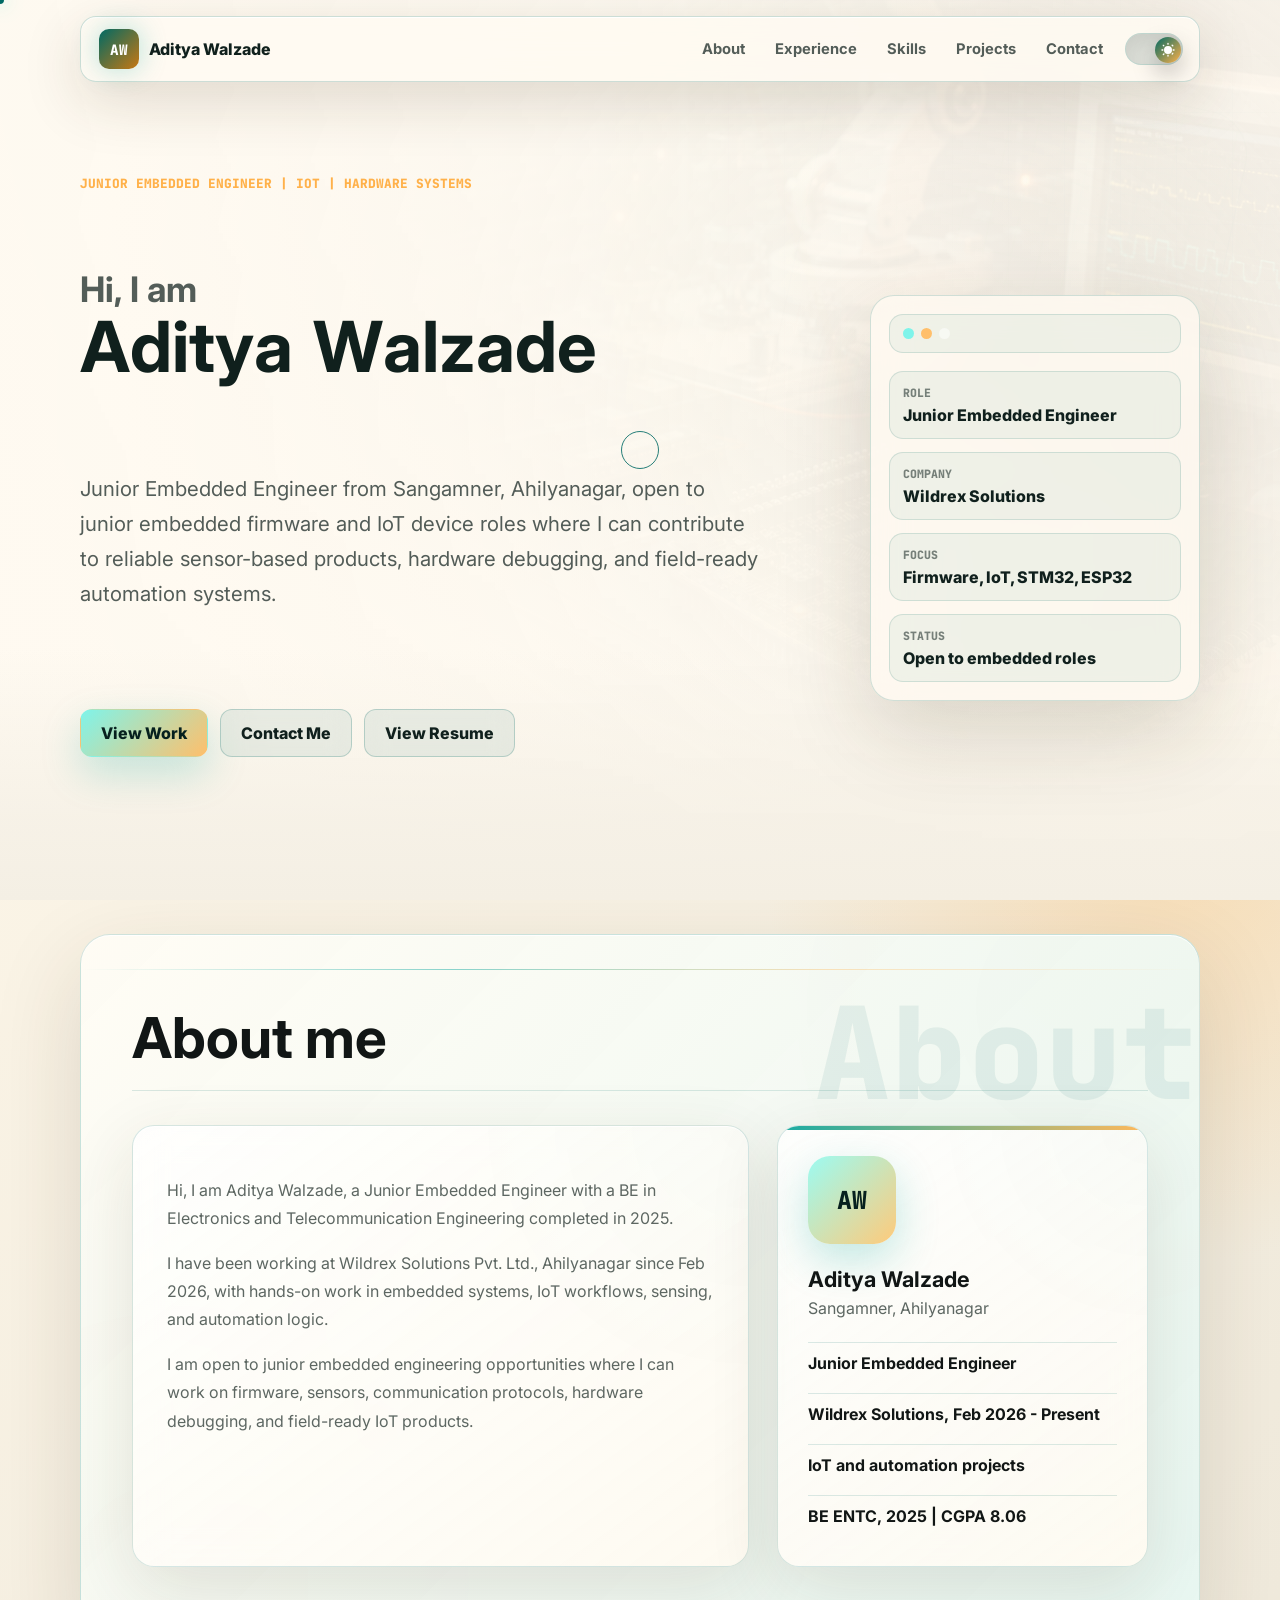
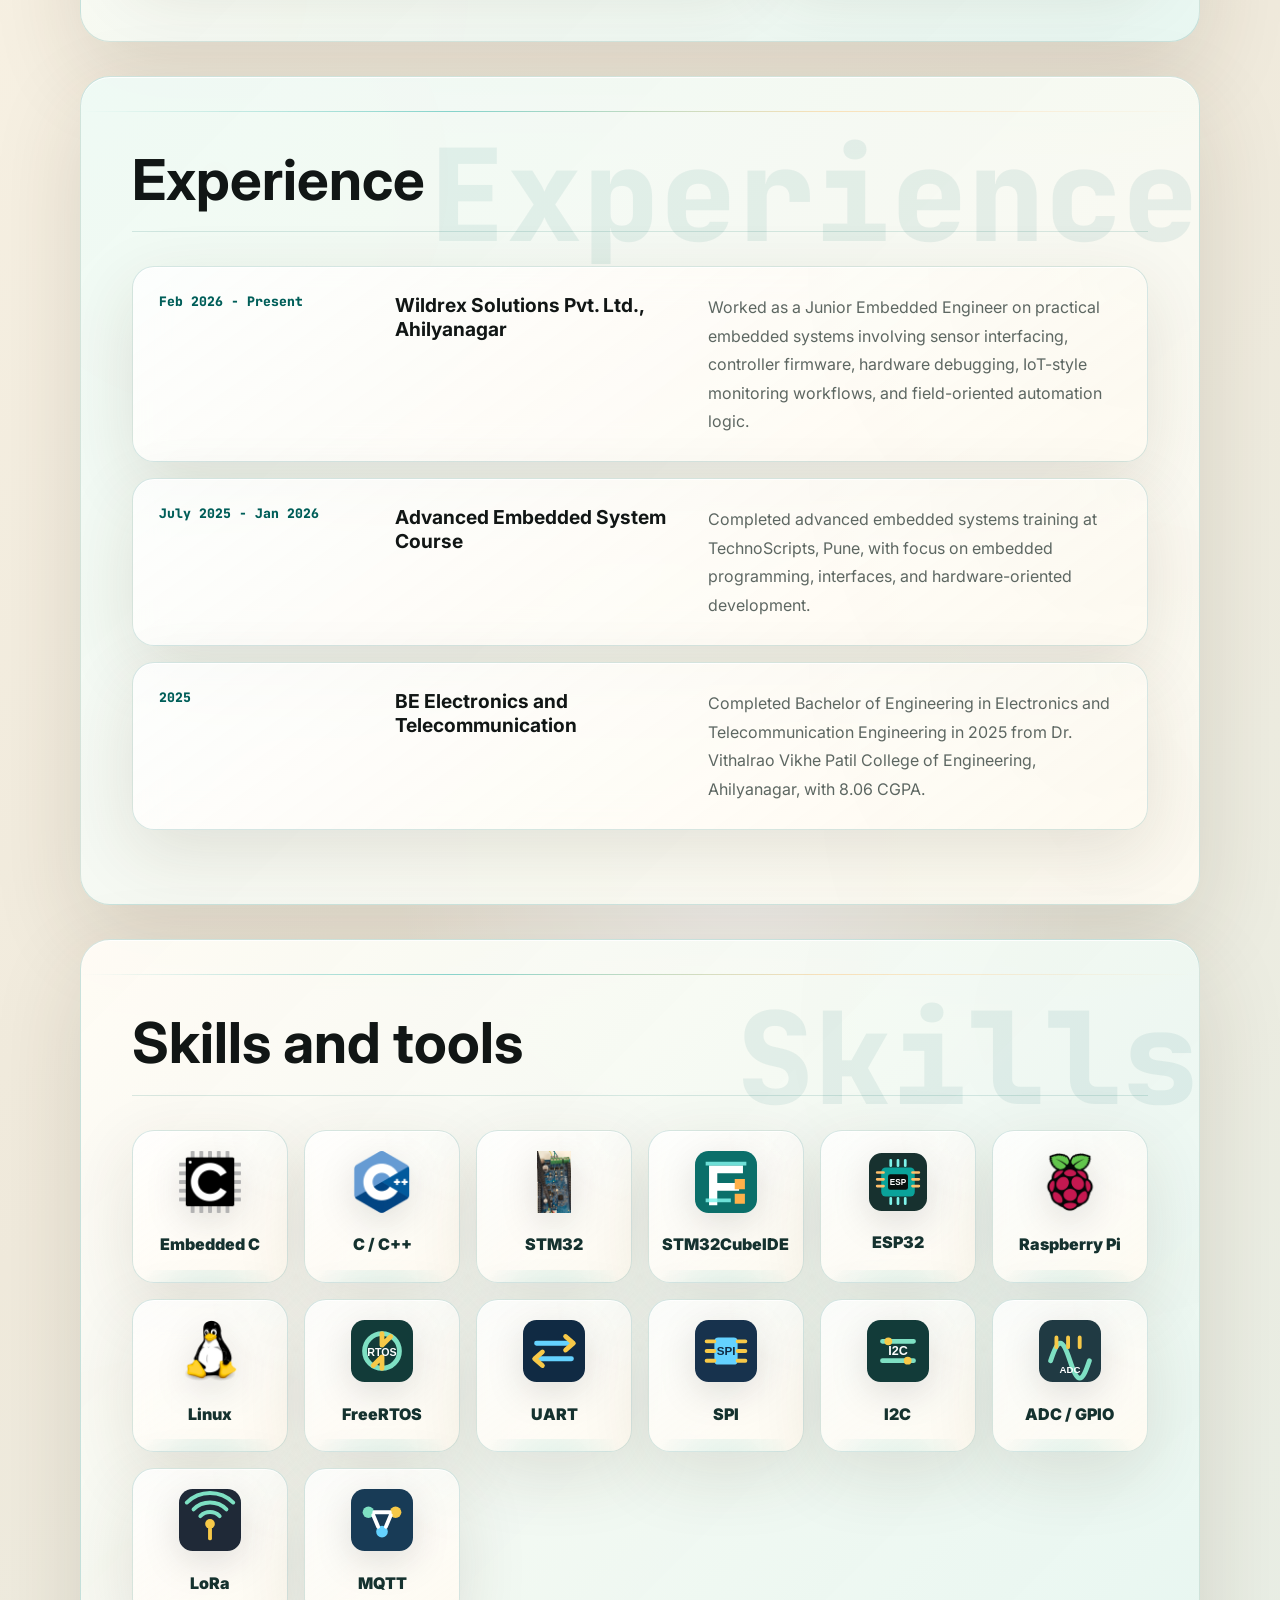
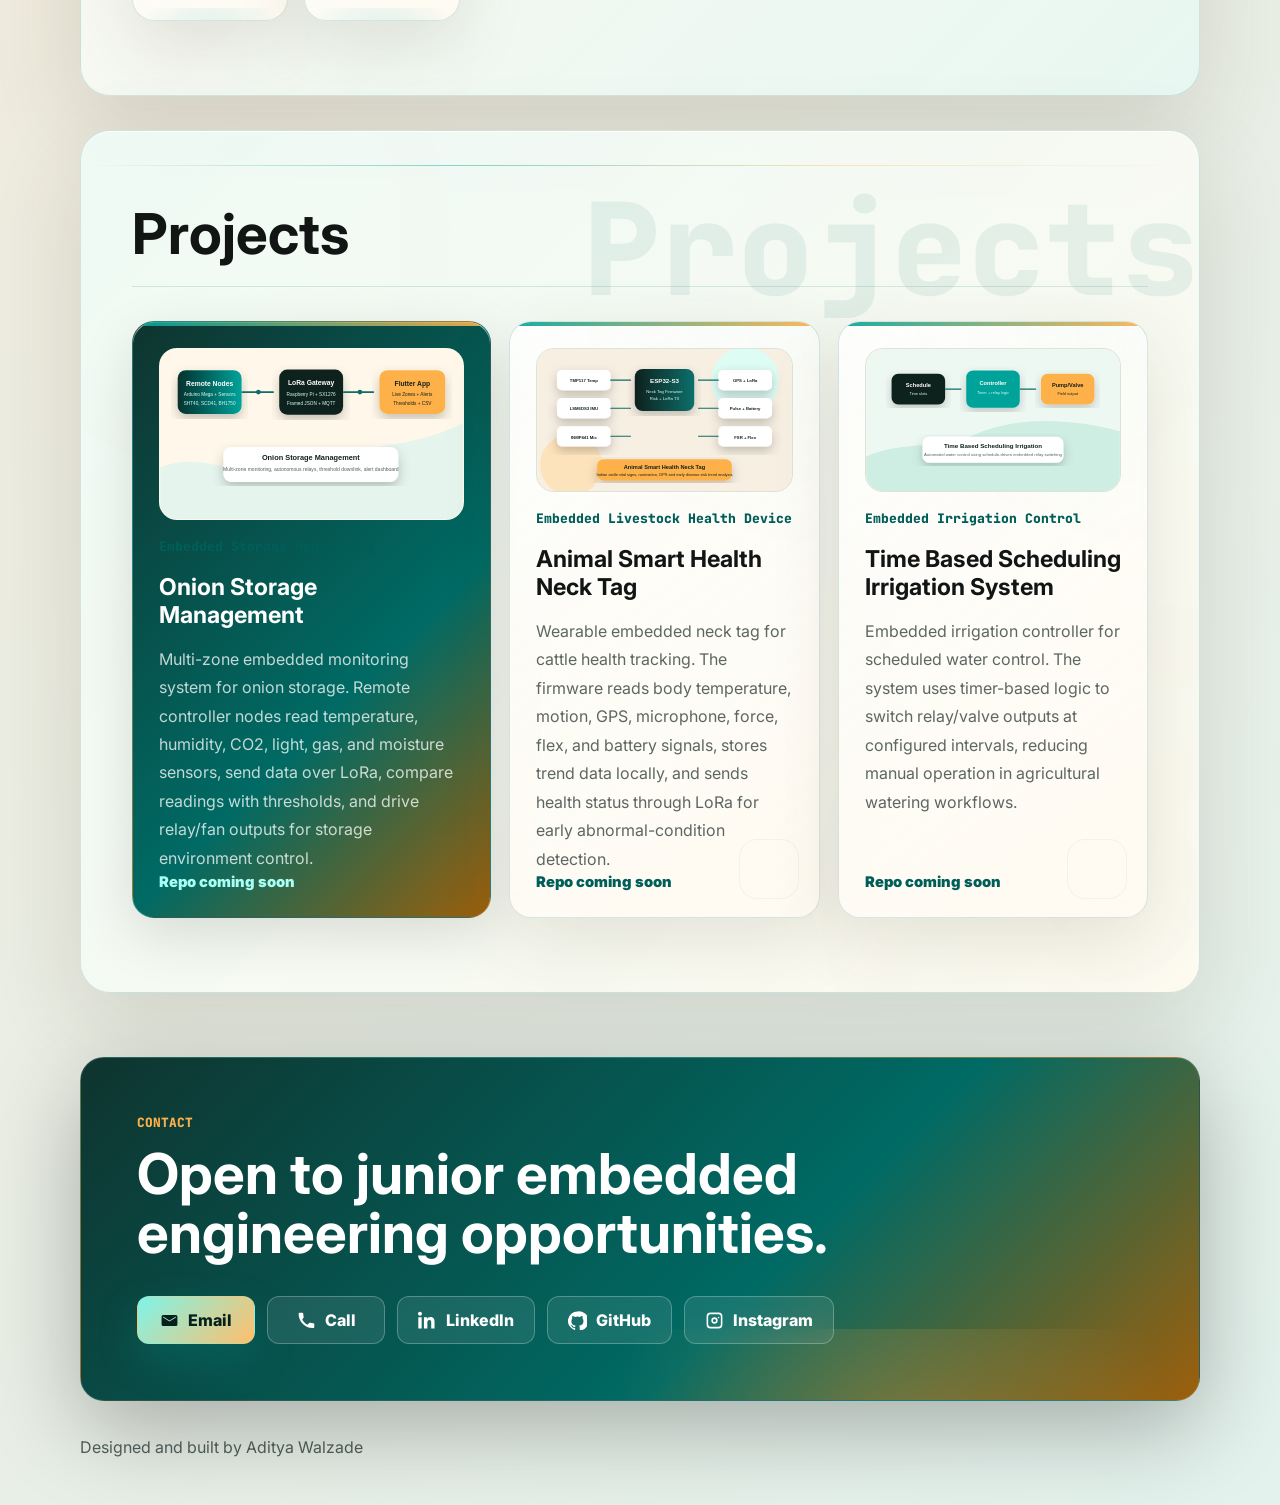
<file: index.html>
<!DOCTYPE html>
<html lang="en">
<head>
  <meta charset="UTF-8">
  <meta name="viewport" content="width=device-width, initial-scale=1.0">
  <meta name="description" content="Aditya Walzade is a Junior Embedded Engineer focused on embedded firmware, sensor interfacing, STM32, ESP32, LoRa, MQTT, and field-ready IoT systems.">
  <meta name="author" content="Aditya Walzade">
  <meta name="keywords" content="Aditya Walzade, Junior Embedded Engineer, Embedded C, STM32, ESP32, IoT, LoRa, MQTT, Firmware Engineer">
  <meta property="og:title" content="Aditya Walzade | Junior Embedded Engineer">
  <meta property="og:description" content="Embedded firmware, sensor interfacing, IoT systems, STM32, ESP32, LoRa, and MQTT portfolio.">
  <meta property="og:type" content="website">
  <meta property="og:url" content="https://adityaw20.github.io/my-portfolio/">
  <meta property="og:image" content="https://adityaw20.github.io/my-portfolio/assets/embedded-hero.png">
  <link rel="canonical" href="https://adityaw20.github.io/my-portfolio/">
  <title>Aditya Walzade | Junior Embedded Engineer</title>
  <link rel="preconnect" href="https://fonts.googleapis.com">
  <link rel="preconnect" href="https://fonts.gstatic.com" crossorigin>
  <link href="https://fonts.googleapis.com/css2?family=Inter:wght@400;500;600;700;800&family=JetBrains+Mono:wght@500;700&display=swap" rel="stylesheet">
  <link rel="icon" href="assets/favicon.svg" type="image/svg+xml">
  <link rel="stylesheet" href="style.css">
</head>
<body>
  <div class="site-bg" aria-hidden="true"><span></span><span></span><span></span></div>
  <div class="cursor-dot" aria-hidden="true"></div>
  <div class="cursor-ring" aria-hidden="true"></div>
  <header class="site-header" id="top">
    <a class="brand" href="#home" aria-label="Go to home">
      <span class="brand-mark">AW</span>
      <span>Aditya Walzade</span>
    </a>
    <button class="nav-toggle" type="button" aria-label="Open menu" aria-expanded="false">
      <span></span><span></span><span></span>
    </button>
    <nav class="site-nav" aria-label="Main navigation">
      <a href="#about">About</a>
      <a href="#experience">Experience</a>
      <a href="#skills">Skills</a>
      <a href="#projects">Projects</a>
      <a href="#contact">Contact</a>
      <button class="theme-toggle" type="button" aria-label="Switch to light theme" aria-pressed="false">
        <span class="theme-toggle-track">
          <span class="theme-toggle-thumb">
            <svg class="sun-icon" viewBox="0 0 24 24" aria-hidden="true"><path d="M12 18a6 6 0 1 0 0-12 6 6 0 0 0 0 12Zm0 4a1 1 0 0 1-1-1v-1.2a1 1 0 1 1 2 0V21a1 1 0 0 1-1 1Zm0-17.8a1 1 0 0 1-1-1V2a1 1 0 1 1 2 0v1.2a1 1 0 0 1-1 1ZM21 13h-1.2a1 1 0 1 1 0-2H21a1 1 0 1 1 0 2ZM4.2 13H3a1 1 0 1 1 0-2h1.2a1 1 0 1 1 0 2Zm13.4 5.6a1 1 0 0 1 0-1.4l.8-.8a1 1 0 1 1 1.4 1.4l-.8.8a1 1 0 0 1-1.4 0ZM4.2 5.6a1 1 0 0 1 1.4-1.4l.8.8A1 1 0 0 1 5 6.4l-.8-.8Zm14.2.8-.8-.8A1 1 0 1 1 19 4.2l.8.8a1 1 0 1 1-1.4 1.4ZM5 19.8a1 1 0 0 1-.7-1.7l.8-.8a1 1 0 1 1 1.4 1.4l-.8.8a1 1 0 0 1-.7.3Z"/></svg>
            <svg class="moon-icon" viewBox="0 0 24 24" aria-hidden="true"><path d="M20.5 15.4A8.5 8.5 0 0 1 8.6 3.5a.9.9 0 0 0-1-1.4A10.5 10.5 0 1 0 21.9 16.4a.9.9 0 0 0-1.4-1Z"/></svg>
          </span>
        </span>
      </button>
    </nav>
  </header>

  <main>
    <section class="hero" id="home" aria-labelledby="hero-title">
      <img class="hero-media" src="assets/embedded-hero.png" alt="Embedded systems workbench with circuit board, oscilloscope, and robotics hardware">
      <div class="hero-overlay"></div>
      <div class="hero-content reveal">
        <p class="eyebrow">Junior Embedded Engineer | IoT | Hardware Systems</p>
        <h1 id="hero-title">
          <span class="hero-kicker">Hi, I am</span>
          <span class="interactive-name" aria-label="Aditya Walzade">
            <span>A</span><span>d</span><span>i</span><span>t</span><span>y</span><span>a</span>
            <span class="name-gap"></span>
            <span>W</span><span>a</span><span>l</span><span>z</span><span>a</span><span>d</span><span>e</span>
          </span>
        </h1>
        <p class="hero-copy">
          Junior Embedded Engineer from Sangamner, Ahilyanagar, open to junior embedded firmware and IoT device roles where I can contribute to reliable sensor-based products, hardware debugging, and field-ready automation systems.
        </p>
        <div class="hero-actions">
          <a class="button primary" href="#projects">View Work</a>
          <a class="button secondary" href="#contact">Contact Me</a>
          <a class="button secondary" href="resume.html">View Resume</a>
        </div>
        <aside class="hero-console" aria-label="Embedded profile summary">
          <div class="console-top"><span></span><span></span><span></span></div>
          <dl>
            <div><dt>Role</dt><dd>Junior Embedded Engineer</dd></div>
            <div><dt>Company</dt><dd>Wildrex Solutions</dd></div>
            <div><dt>Focus</dt><dd>Firmware, IoT, STM32, ESP32</dd></div>
            <div><dt>Status</dt><dd>Open to embedded roles</dd></div>
          </dl>
        </aside>
      </div>
    </section>

    <section class="section about-section reveal" id="about" data-section="About">
      <div class="section-heading">
        <h2>About me</h2>
      </div>
      <div class="about-grid">
        <div class="about-copy">
          <p>Hi, I am Aditya Walzade, a Junior Embedded Engineer with a BE in Electronics and Telecommunication Engineering completed in 2025.</p>
          <p>I have been working at Wildrex Solutions Pvt. Ltd., Ahilyanagar since Feb 2026, with hands-on work in embedded systems, IoT workflows, sensing, and automation logic.</p>
          <p>I am open to junior embedded engineering opportunities where I can work on firmware, sensors, communication protocols, hardware debugging, and field-ready IoT products.</p>
        </div>
        <aside class="profile-panel reveal-card" aria-label="Portfolio profile highlights">
          <div class="profile-avatar">AW</div>
          <h3>Aditya Walzade</h3>
          <p>Sangamner, Ahilyanagar</p>
          <ul>
            <li>Junior Embedded Engineer</li>
            <li>Wildrex Solutions, Feb 2026 - Present</li>
            <li>IoT and automation projects</li>
            <li>BE ENTC, 2025 | CGPA 8.06</li>
          </ul>
        </aside>
      </div>
    </section>

    <section class="section reveal" id="experience" data-section="Experience">
      <div class="section-heading">
        <h2>Experience</h2>
      </div>
      <div class="timeline">
        <article class="timeline-item reveal-card">
          <time>Feb 2026 - Present</time>
          <h3>Wildrex Solutions Pvt. Ltd., Ahilyanagar</h3>
          <p>Worked as a Junior Embedded Engineer on practical embedded systems involving sensor interfacing, controller firmware, hardware debugging, IoT-style monitoring workflows, and field-oriented automation logic.</p>
        </article>
        <article class="timeline-item reveal-card">
          <time>July 2025 - Jan 2026</time>
          <h3>Advanced Embedded System Course</h3>
          <p>Completed advanced embedded systems training at TechnoScripts, Pune, with focus on embedded programming, interfaces, and hardware-oriented development.</p>
        </article>
        <article class="timeline-item reveal-card">
          <time>2025</time>
          <h3>BE Electronics and Telecommunication</h3>
          <p>Completed Bachelor of Engineering in Electronics and Telecommunication Engineering in 2025 from Dr. Vithalrao Vikhe Patil College of Engineering, Ahilyanagar, with 8.06 CGPA.</p>
        </article>
      </div>
    </section>

    <section class="section skills-section reveal" id="skills" data-section="Skills">
      <div class="section-heading">
        <h2>Skills and tools</h2>
      </div>
      <div class="skill-icon-grid focused-skills">
        <article class="skill-icon-card reveal-card"><img src="assets/embedded-c.png" alt="Embedded C"><span>Embedded C</span></article>
        <article class="skill-icon-card reveal-card"><img src="assets/cpp.png" alt="C and C++"><span>C / C++</span></article>
        <article class="skill-icon-card reveal-card"><img src="assets/stm32-board.png" alt="STM32"><span>STM32</span></article>
        <article class="skill-icon-card reveal-card"><img src="assets/stm32cubeide.svg" alt="STM32CubeIDE"><span>STM32CubeIDE</span></article>
        <article class="skill-icon-card reveal-card"><img src="assets/esp32.svg" alt="ESP32"><span>ESP32</span></article>
        <article class="skill-icon-card reveal-card"><img src="assets/raspberry-pi.png" alt="Raspberry Pi"><span>Raspberry Pi</span></article>
        <article class="skill-icon-card reveal-card"><img src="assets/linux.png" alt="Linux"><span>Linux</span></article>
        <article class="skill-icon-card reveal-card"><img src="assets/freertos.svg" alt="FreeRTOS"><span>FreeRTOS</span></article>
        <article class="skill-icon-card reveal-card"><img src="assets/uart.svg" alt="UART"><span>UART</span></article>
        <article class="skill-icon-card reveal-card"><img src="assets/spi.svg" alt="SPI"><span>SPI</span></article>
        <article class="skill-icon-card reveal-card"><img src="assets/i2c.svg" alt="I2C"><span>I2C</span></article>
        <article class="skill-icon-card reveal-card"><img src="assets/adc-gpio.svg" alt="ADC and GPIO"><span>ADC / GPIO</span></article>
        <article class="skill-icon-card reveal-card"><img src="assets/lora.svg" alt="LoRa"><span>LoRa</span></article>
        <article class="skill-icon-card reveal-card"><img src="assets/mqtt.svg" alt="MQTT"><span>MQTT</span></article>
      </div>
    </section>

    <section class="section projects-section reveal" id="projects" data-section="Projects">
      <div class="section-heading">
        <h2>Projects</h2>
      </div>
      <div class="project-grid">
        <article class="project-card featured reveal-card">
          <img class="project-visual" src="assets/osm-architecture.svg" alt="Onion Storage Management architecture diagram">
          <div class="project-meta">Embedded Storage Monitoring</div>
          <h3>Onion Storage Management</h3>
          <p>Multi-zone embedded monitoring system for onion storage. Remote controller nodes read temperature, humidity, CO2, light, gas, and moisture sensors, send data over LoRa, compare readings with thresholds, and drive relay/fan outputs for storage environment control.</p>
          <span class="project-status">Repo coming soon</span>
        </article>
        <article class="project-card reveal-card">
          <img class="project-visual" src="assets/necktag-architecture.svg" alt="Animal Smart Health Neck Tag architecture diagram">
          <div class="project-meta">Embedded Livestock Health Device</div>
          <h3>Animal Smart Health Neck Tag</h3>
          <p>Wearable embedded neck tag for cattle health tracking. The firmware reads body temperature, motion, GPS, microphone, force, flex, and battery signals, stores trend data locally, and sends health status through LoRa for early abnormal-condition detection.</p>
          <span class="project-status">Repo coming soon</span>
        </article>
        <article class="project-card reveal-card">
          <img class="project-visual" src="assets/irrigation-architecture.svg" alt="Time Based Scheduling Irrigation architecture diagram">
          <div class="project-meta">Embedded Irrigation Control</div>
          <h3>Time Based Scheduling Irrigation System</h3>
          <p>Embedded irrigation controller for scheduled water control. The system uses timer-based logic to switch relay/valve outputs at configured intervals, reducing manual operation in agricultural watering workflows.</p>
          <span class="project-status">Repo coming soon</span>
        </article>
      </div>
    </section>

    <section class="contact-section reveal" id="contact">
      <div>
        <p class="eyebrow">Contact</p>
        <h2>Open to junior embedded engineering opportunities.</h2>
      </div>
      <div class="contact-actions">
        <a class="button primary icon-button" href="mailto:adityawalzade203@gmail.com" aria-label="Email Aditya">
          <svg viewBox="0 0 24 24" aria-hidden="true"><path d="M4 5h16a2 2 0 0 1 2 2v10a2 2 0 0 1-2 2H4a2 2 0 0 1-2-2V7a2 2 0 0 1 2-2Zm0 3.2 8 5.1 8-5.1V7l-8 5.1L4 7v1.2Z"/></svg>
          <span>Email</span>
        </a>
        <a class="button secondary icon-button" href="tel:+917776067841" aria-label="Call Aditya">
          <svg viewBox="0 0 24 24" aria-hidden="true"><path d="M6.6 10.8c1.4 2.8 3.8 5.1 6.6 6.6l2.2-2.2c.3-.3.8-.4 1.2-.3 1.3.4 2.6.6 4 .6.7 0 1.2.5 1.2 1.2v3.5c0 .7-.5 1.2-1.2 1.2C10.5 22 2 13.5 2 3.4 2 2.7 2.5 2.2 3.2 2.2h3.5c.7 0 1.2.5 1.2 1.2 0 1.4.2 2.8.6 4 .1.4 0 .9-.3 1.2l-1.6 2.2Z"/></svg>
          <span>Call</span>
        </a>
        <a class="button secondary icon-button" href="https://www.linkedin.com/in/adityawalzade?utm_source=share_via&utm_content=profile&utm_medium=member_android" target="_blank" rel="noopener noreferrer" aria-label="Open LinkedIn profile">
          <svg viewBox="0 0 24 24" aria-hidden="true"><path d="M4.98 3.5C4.98 4.88 3.86 6 2.5 6S0 4.88 0 3.5 1.12 1 2.5 1s2.48 1.12 2.48 2.5ZM.4 8h4.2v14H.4V8Zm7.1 0h4v1.9h.1c.6-1.1 2-2.2 4.1-2.2 4.4 0 5.2 2.9 5.2 6.7V22h-4.2v-6.8c0-1.6 0-3.7-2.3-3.7s-2.6 1.8-2.6 3.6V22H7.5V8Z"/></svg>
          <span>LinkedIn</span>
        </a>
        <a class="button secondary icon-button" href="https://github.com/adityaw20" target="_blank" rel="noopener noreferrer" aria-label="Open GitHub profile">
          <svg viewBox="0 0 24 24" aria-hidden="true"><path d="M12 .5A12 12 0 0 0 8.2 23.9c.6.1.8-.3.8-.6v-2.1c-3.3.7-4-1.4-4-1.4-.5-1.3-1.3-1.7-1.3-1.7-1.1-.7.1-.7.1-.7 1.2.1 1.8 1.2 1.8 1.2 1 .1.8 2.2 3.4 1.6.1-.8.4-1.3.7-1.6-2.6-.3-5.4-1.3-5.4-5.9 0-1.3.5-2.4 1.2-3.2-.1-.3-.5-1.6.1-3.2 0 0 1-.3 3.3 1.2a11.5 11.5 0 0 1 6 0c2.3-1.5 3.3-1.2 3.3-1.2.6 1.6.2 2.9.1 3.2.8.8 1.2 1.9 1.2 3.2 0 4.6-2.8 5.6-5.5 5.9.4.4.8 1.1.8 2.2v3.3c0 .3.2.7.8.6A12 12 0 0 0 12 .5Z"/></svg>
          <span>GitHub</span>
        </a>
        <a class="button secondary icon-button" href="https://www.instagram.com/adityaw007" target="_blank" rel="noopener noreferrer" aria-label="Open Instagram profile">
          <svg viewBox="0 0 24 24" aria-hidden="true"><path d="M7 2h10a5 5 0 0 1 5 5v10a5 5 0 0 1-5 5H7a5 5 0 0 1-5-5V7a5 5 0 0 1 5-5Zm0 2a3 3 0 0 0-3 3v10a3 3 0 0 0 3 3h10a3 3 0 0 0 3-3V7a3 3 0 0 0-3-3H7Zm5 4a4 4 0 1 1 0 8 4 4 0 0 1 0-8Zm0 2a2 2 0 1 0 0 4 2 2 0 0 0 0-4Zm5.2-2.8a1 1 0 1 1 0 2 1 1 0 0 1 0-2Z"/></svg>
          <span>Instagram</span>
        </a>
      </div>
    </section>
  </main>

  <footer class="site-footer">
    <span>Designed and built by Aditya Walzade</span>
  </footer>
  <a class="back-to-top" href="#top" aria-label="Back to top">Top</a>
  <script src="script.js"></script>
</body>
</html>
</file>
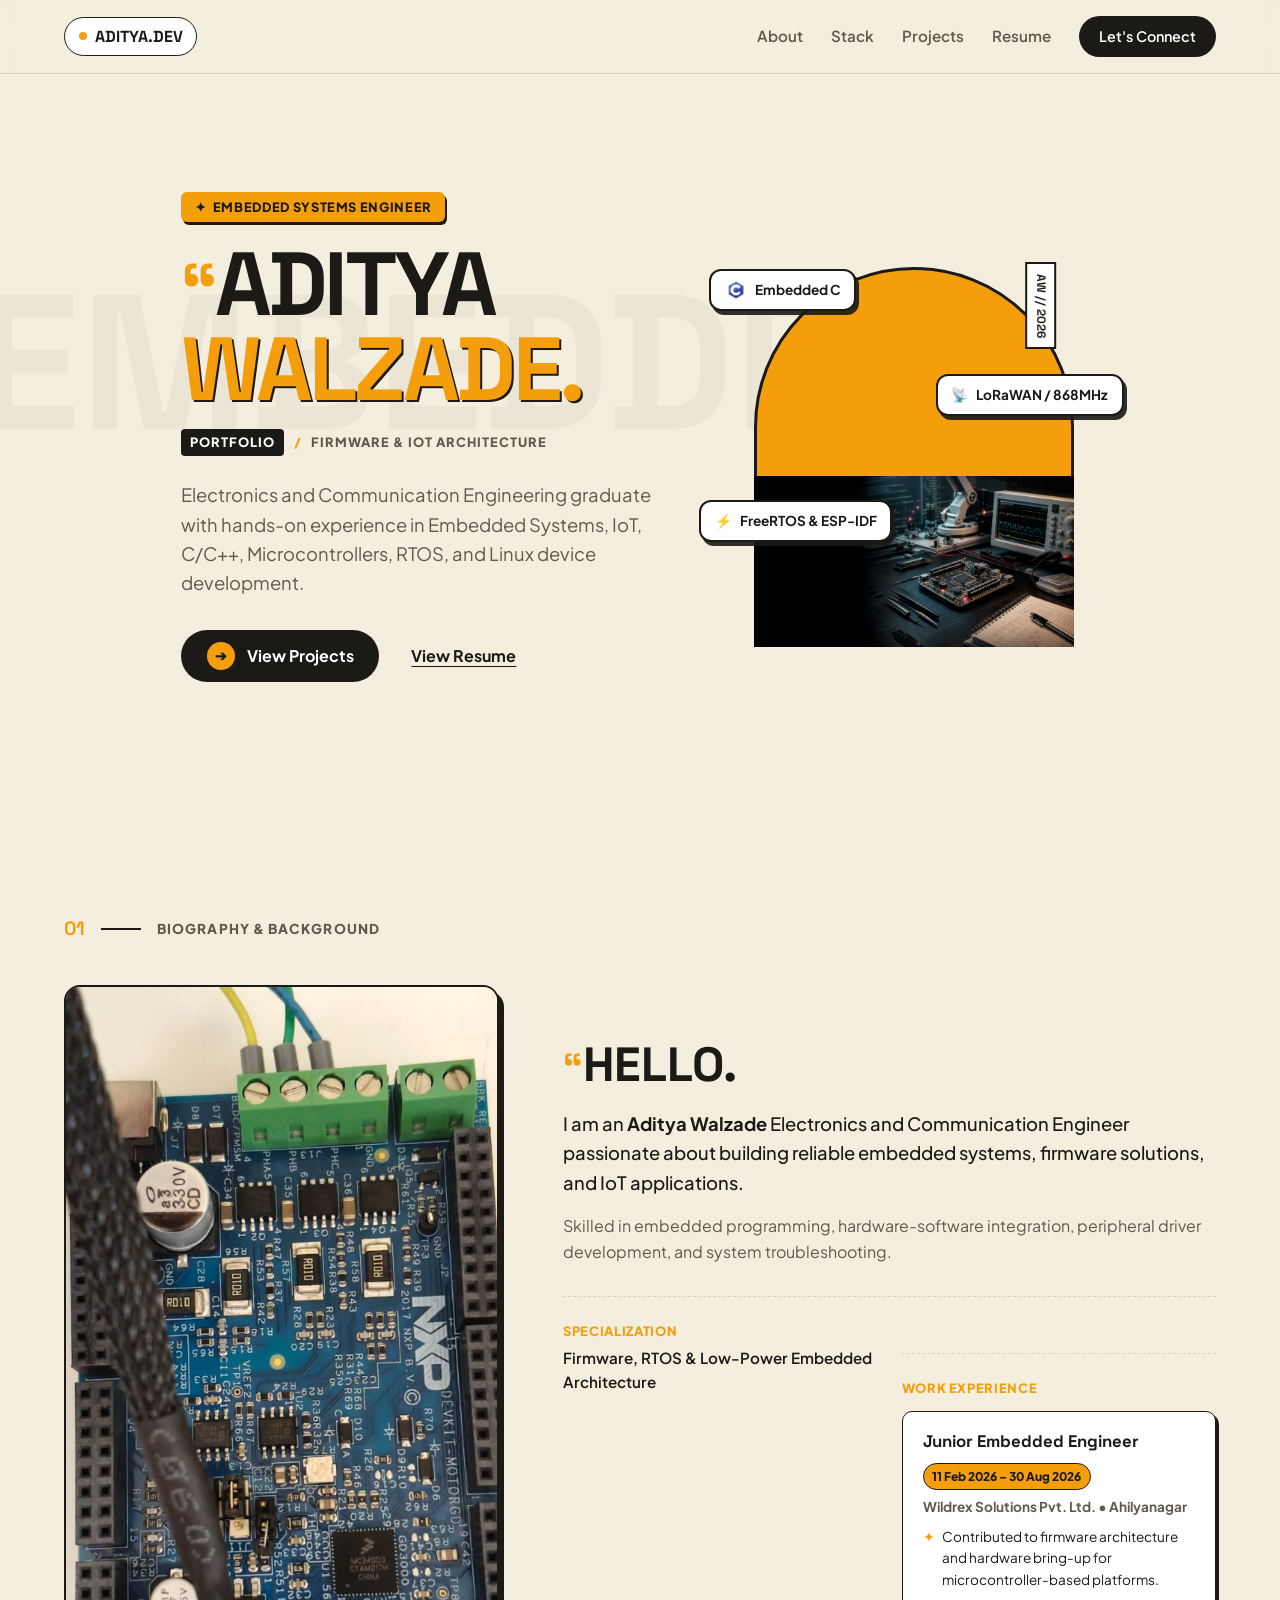
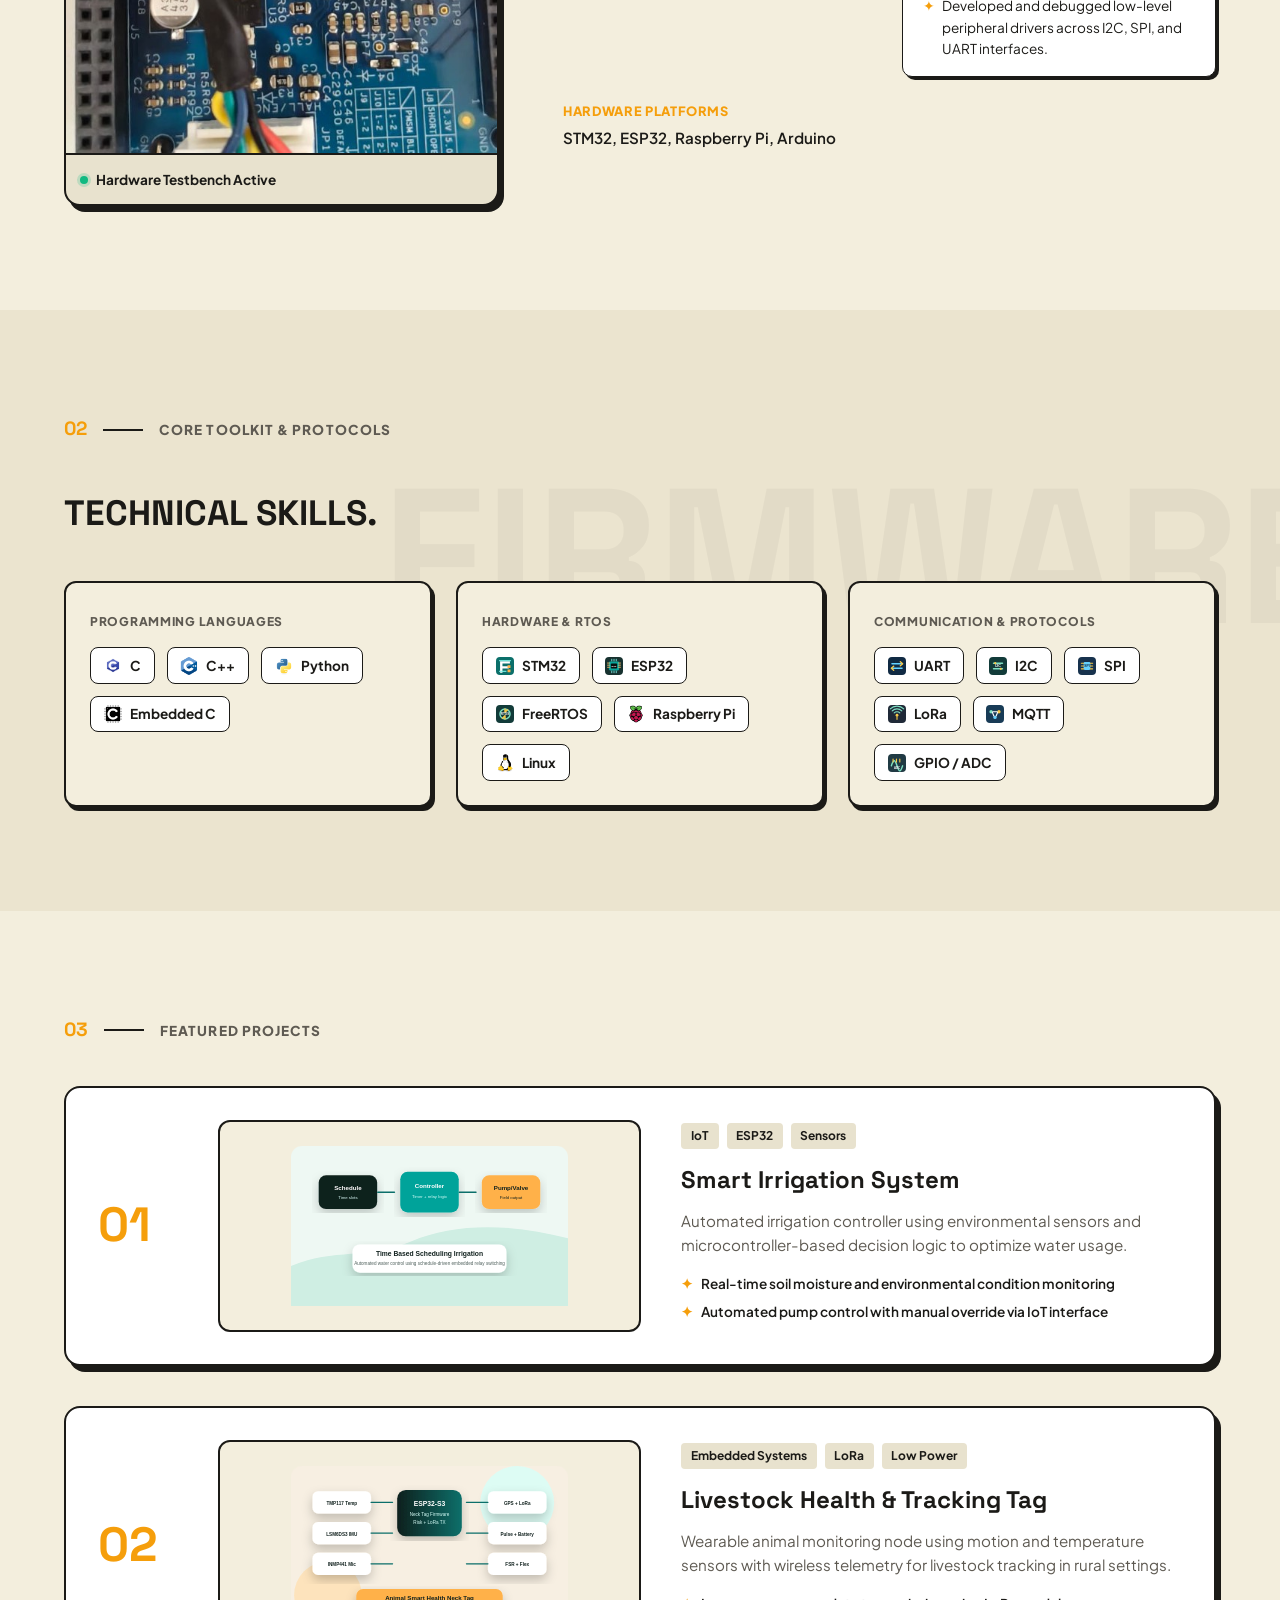
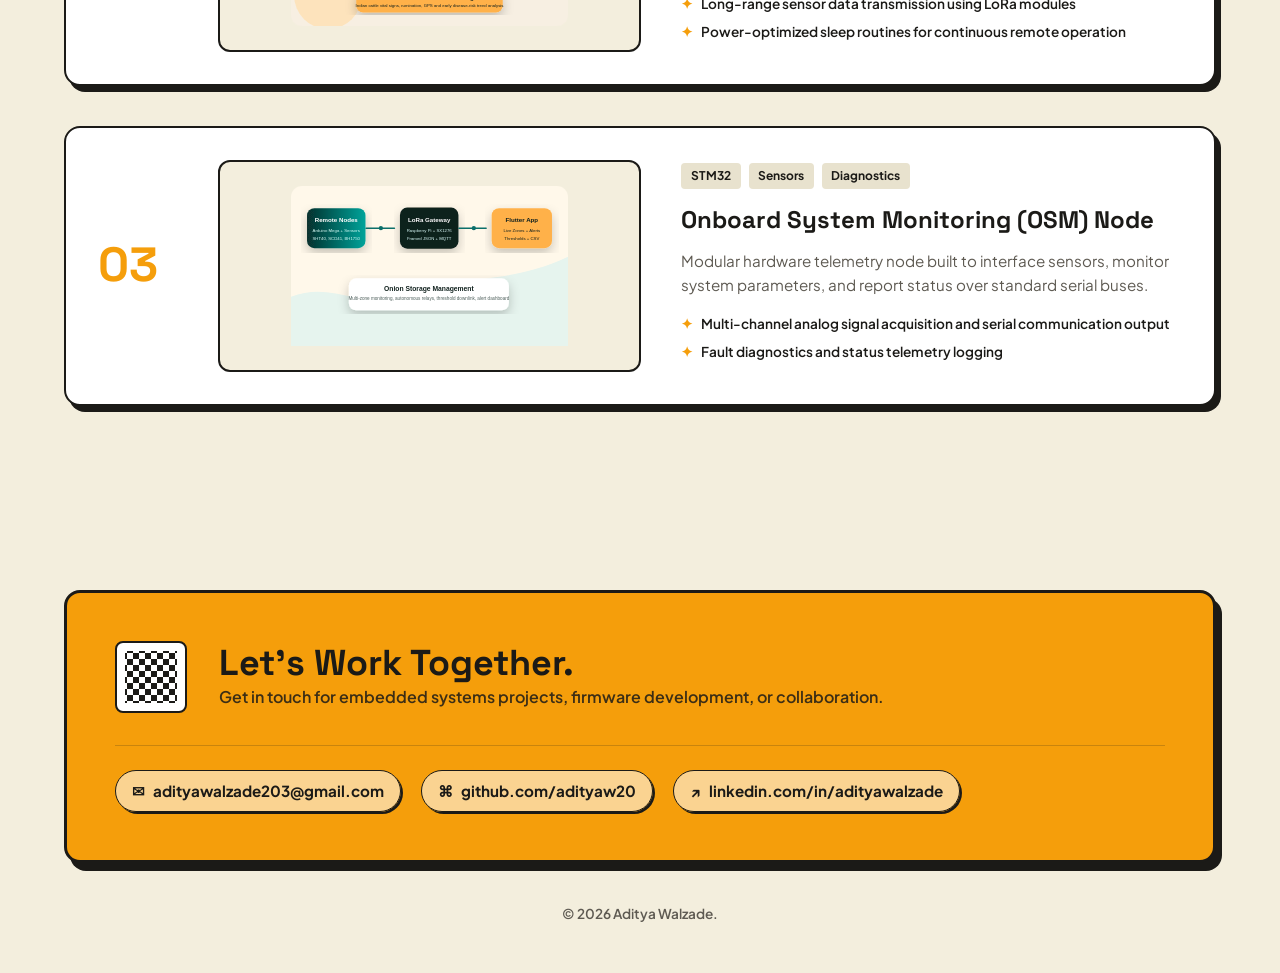
<file: docs/index.html>
<!DOCTYPE html>
<html lang="en">
<head>
  <meta charset="UTF-8">
  <meta name="viewport" content="width=device-width, initial-scale=1.0">
  <title>Aditya Walzade | Embedded Systems & IoT Engineer</title>
  <link rel="preconnect" href="https://fonts.googleapis.com">
  <link rel="preconnect" href="https://fonts.gstatic.com" crossorigin>
  <link href="https://fonts.googleapis.com/css2?family=Plus+Jakarta+Sans:wght@400;500;600;700;800;900&family=Space+Grotesk:wght@600;700;900&display=swap" rel="stylesheet">
  <link rel="stylesheet" href="style.css">
</head>
<body class="editorial-theme">

  <!-- Background Animated Watermarks -->
  <div class="bg-watermark watermark-hero" data-parallax="-0.08">EMBEDDED</div>
  <div class="bg-watermark watermark-mid" data-parallax="-0.12">FIRMWARE</div>

  <!-- Navigation Bar -->
  <header class="editorial-nav">
    <div class="nav-container">
      <a href="#hero" class="brand-badge">
        <span class="badge-dot"></span>
        <span class="badge-text">ADITYA.DEV</span>
      </a>
      <nav class="nav-links">
        <a href="#about" class="nav-link">About</a>
        <a href="#skills" class="nav-link">Stack</a>
        <a href="#projects" class="nav-link">Projects</a>
        <a href="resume.html" class="nav-link">Resume</a>
        <a href="#contact" class="btn-primary-pill">Let's Connect</a>
      </nav>
    </div>
  </header>

  <!-- Hero Section -->
  <section id="hero" class="hero-section">
    <div class="container hero-grid">
      
      <!-- Left Column: Typography with Your Name -->
      <div class="hero-typography">
        <div class="sticker-chip reveal-elem">
          <span class="chip-star">✦</span> EMBEDDED SYSTEMS ENGINEER
        </div>
        
        <!-- Replaced "PORTO FOLIO." with "ADITYA WALZADE." -->
        <h1 class="poster-title hero-name-title reveal-elem">
          <span class="quote-mark">“</span>ADITYA<br>
          <span class="title-highlight">WALZADE.</span>
        </h1>

        <div class="hero-role-subtag reveal-elem">
          <span class="subtag-pill">PORTFOLIO</span>
          <span class="subtag-divider">/</span>
          <span class="subtag-text">FIRMWARE & IOT ARCHITECTURE</span>
        </div>

        <p class="hero-subtext reveal-elem">
          Electronics and Communication Engineering graduate with hands-on experience in Embedded Systems, IoT, C/C++, Microcontrollers, RTOS, and Linux device development.
        </p>

        <div class="hero-action-row reveal-elem">
          <a href="#projects" class="hero-btn-arrow">
            <span class="circle-icon">➔</span> View Projects
          </a>
          <a href="resume.html" class="hero-link-underline">View Resume</a>
        </div>
      </div>

      <!-- Right Column: Visual Stage & Cutout -->
      <div class="hero-visual-stage">
        <div class="floating-badge badge-c" data-parallax="0.06">
          <img src="assets/c.png" alt="C" />
          <span>Embedded C</span>
        </div>
        
        <div class="floating-badge badge-iot" data-parallax="-0.07">
          <span class="badge-icon">⚡</span>
          <span>FreeRTOS & ESP-IDF</span>
        </div>

        <div class="floating-badge badge-lora" data-parallax="0.04">
          <span class="badge-icon">📡</span>
          <span>LoRaWAN / 868MHz</span>
        </div>

        <div class="hero-image-wrapper reveal-elem">
          <div class="backdrop-arch"></div>
          <img src="assets/embedded-hero.png" alt="Aditya Walzade" class="hero-cutout-img" />
          <div class="vintage-year-stamp">AW // 2026</div>
        </div>
      </div>

    </div>
  </section>

  <!-- Section 01: About & Bio Grid -->
  <section id="about" class="section-padding">
    <div class="container">
      <div class="section-indicator">
        <span class="step-number">01</span>
        <span class="step-divider"></span>
        <span class="step-label">BIOGRAPHY & BACKGROUND</span>
      </div>

      <div class="about-poster-grid">
        <div class="about-card-portrait reveal-elem">
          <div class="portrait-box">
            <img src="assets/stm32-board.png" alt="Development Hardware" class="stm-preview-img" />
            <div class="portrait-footer">
              <span class="dot-green"></span> Hardware Testbench Active
            </div>
          </div>
        </div>

        <div class="about-content reveal-elem">
          <h2 class="sub-poster-title">
            <span class="quote-mark">“</span>HELLO.
          </h2>
          <p class="body-text-large">
            I am an <strong>Aditya Walzade</strong> Electronics and Communication Engineer passionate about building reliable embedded systems, firmware solutions, and IoT applications.
          </p>
          <p class="body-text-secondary">
            Skilled in embedded programming, hardware-software integration, peripheral driver development, and system troubleshooting.
          </p>

          <div class="specs-grid">
            <div class="spec-column">
              <h4 class="spec-heading">Specialization</h4>
              <p class="spec-value">Firmware, RTOS & Low-Power Embedded Architecture</p>
            </div>
            <!-- Work Experience Timeline -->
          <div class="experience-block" style="margin-top: 2rem; border-top: 1.5px dashed var(--border-line); padding-top: 1.5rem;">
            <h4 class="spec-heading" style="margin-bottom: 0.75rem;">WORK EXPERIENCE</h4>
            <div class="experience-item" style="background: #ffffff; border: 1.5px solid var(--text-dark); border-radius: 10px; padding: 1rem 1.25rem; box-shadow: 3px 3px 0 var(--text-dark);">
              <div style="display: flex; justify-content: space-between; align-items: baseline; flex-wrap: wrap; gap: 0.5rem; margin-bottom: 0.35rem;">
                <h5 style="font-family: var(--font-display); font-size: 1.05rem; font-weight: 800; color: var(--text-dark);">Junior Embedded Engineer</h5>
                <span style="font-size: 0.75rem; font-weight: 800; background: var(--brand-yellow); padding: 0.2rem 0.55rem; border-radius: 999px; border: 1px solid var(--text-dark);">11 Feb 2026 – 30 Aug 2026</span>
              </div>
              <p style="font-size: 0.85rem; font-weight: 700; color: var(--text-muted); margin-bottom: 0.5rem;">Wildrex Solutions Pvt. Ltd. • Ahilyanagar</p>
              <ul style="list-style: none; font-size: 0.85rem; color: var(--text-dark); padding-left: 0;">
                <li style="position: relative; padding-left: 1.2rem; margin-bottom: 0.25rem;">
                  <span style="position: absolute; left: 0; color: var(--brand-yellow);">✦</span> Contributed to firmware architecture and hardware bring-up for microcontroller-based platforms.
                </li>
                <li style="position: relative; padding-left: 1.2rem;">
                  <span style="position: absolute; left: 0; color: var(--brand-yellow);">✦</span> Developed and debugged low-level peripheral drivers across I2C, SPI, and UART interfaces.
                </li>
              </ul>
            </div>
          </div>
            <div class="spec-column">
              <h4 class="spec-heading">Hardware Platforms</h4>
              <p class="spec-value">STM32, ESP32, Raspberry Pi, Arduino</p>
            </div>
          </div>
        </div>
      </div>
    </div>
  </section>

  <!-- Section 02: Tech Stack -->
  <section id="skills" class="section-padding bg-tint">
    <div class="container">
      <div class="section-indicator">
        <span class="step-number">02</span>
        <span class="step-divider"></span>
        <span class="step-label">CORE TOOLKIT & PROTOCOLS</span>
      </div>

      <h3 class="poster-heading reveal-elem">TECHNICAL SKILLS.</h3>

      <div class="skills-catalog-grid">
        <div class="catalog-card reveal-elem">
          <span class="catalog-tag">PROGRAMMING LANGUAGES</span>
          <div class="app-icon-stack">
            <div class="app-pill-btn"><img src="assets/c.png" alt="C" /> C</div>
            <div class="app-pill-btn"><img src="assets/cpp.png" alt="C++" /> C++</div>
            <div class="app-pill-btn"><img src="assets/python.png" alt="Python" /> Python</div>
            <div class="app-pill-btn"><img src="assets/embedded-c.png" alt="Embedded C" /> Embedded C</div>
          </div>
        </div>

        <div class="catalog-card reveal-elem">
          <span class="catalog-tag">HARDWARE & RTOS</span>
          <div class="app-icon-stack">
            <div class="app-pill-btn"><img src="assets/stm32cubeide.svg" alt="STM32" /> STM32</div>
            <div class="app-pill-btn"><img src="assets/esp32.svg" alt="ESP32" /> ESP32</div>
            <div class="app-pill-btn"><img src="assets/freertos.svg" alt="FreeRTOS" /> FreeRTOS</div>
            <div class="app-pill-btn"><img src="assets/raspberry-pi.png" alt="RPi" /> Raspberry Pi</div>
            <div class="app-pill-btn"><img src="assets/linux.png" alt="Linux" /> Linux</div>
          </div>
        </div>

        <div class="catalog-card reveal-elem">
          <span class="catalog-tag">COMMUNICATION & PROTOCOLS</span>
          <div class="app-icon-stack">
            <div class="app-pill-btn"><img src="assets/uart.svg" alt="UART" /> UART</div>
            <div class="app-pill-btn"><img src="assets/i2c.svg" alt="I2C" /> I2C</div>
            <div class="app-pill-btn"><img src="assets/spi.svg" alt="SPI" /> SPI</div>
            <div class="app-pill-btn"><img src="assets/lora.svg" alt="LoRa" /> LoRa</div>
            <div class="app-pill-btn"><img src="assets/mqtt.svg" alt="MQTT" /> MQTT</div>
            <div class="app-pill-btn"><img src="assets/adc-gpio.svg" alt="GPIO" /> GPIO / ADC</div>
          </div>
        </div>
      </div>
    </div>
  </section>

  <!-- Section 03: Projects Showcase -->
  <section id="projects" class="section-padding">
    <div class="container">
      <div class="section-indicator">
        <span class="step-number">03</span>
        <span class="step-divider"></span>
        <span class="step-label">FEATURED PROJECTS</span>
      </div>

      <div class="projects-editorial-list">
        <!-- Project 1 -->
        <article class="project-editorial-card reveal-elem">
          <div class="project-num-col">
            <span class="card-large-index">01</span>
          </div>
          <div class="project-diagram-col">
            <div class="diagram-frame">
              <img src="assets/irrigation-architecture.svg" alt="Smart Irrigation Architecture" />
            </div>
          </div>
          <div class="project-details-col">
            <div class="tag-row">
              <span class="chip-label">IoT</span>
              <span class="chip-label">ESP32</span>
              <span class="chip-label">Sensors</span>
            </div>
            <h4 class="project-title">Smart Irrigation System</h4>
            <p class="project-desc">
              Automated irrigation controller using environmental sensors and microcontroller-based decision logic to optimize water usage.
            </p>
            <ul class="project-feature-list">
              <li>Real-time soil moisture and environmental condition monitoring</li>
              <li>Automated pump control with manual override via IoT interface</li>
            </ul>
          </div>
        </article>

        <!-- Project 2 -->
        <article class="project-editorial-card reveal-elem">
          <div class="project-num-col">
            <span class="card-large-index">02</span>
          </div>
          <div class="project-diagram-col">
            <div class="diagram-frame">
              <img src="assets/necktag-architecture.svg" alt="Livestock Monitoring Tag Architecture" />
            </div>
          </div>
          <div class="project-details-col">
            <div class="tag-row">
              <span class="chip-label">Embedded Systems</span>
              <span class="chip-label">LoRa</span>
              <span class="chip-label">Low Power</span>
            </div>
            <h4 class="project-title">Livestock Health & Tracking Tag</h4>
            <p class="project-desc">
              Wearable animal monitoring node using motion and temperature sensors with wireless telemetry for livestock tracking in rural settings.
            </p>
            <ul class="project-feature-list">
              <li>Long-range sensor data transmission using LoRa modules</li>
              <li>Power-optimized sleep routines for continuous remote operation</li>
            </ul>
          </div>
        </article>

        <!-- Project 3 -->
        <article class="project-editorial-card reveal-elem">
          <div class="project-num-col">
            <span class="card-large-index">03</span>
          </div>
          <div class="project-diagram-col">
            <div class="diagram-frame">
              <img src="assets/osm-architecture.svg" alt="OSM Architecture" />
            </div>
          </div>
          <div class="project-details-col">
            <div class="tag-row">
              <span class="chip-label">STM32</span>
              <span class="chip-label">Sensors</span>
              <span class="chip-label">Diagnostics</span>
            </div>
            <h4 class="project-title">Onboard System Monitoring (OSM) Node</h4>
            <p class="project-desc">
              Modular hardware telemetry node built to interface sensors, monitor system parameters, and report status over standard serial buses.
            </p>
            <ul class="project-feature-list">
              <li>Multi-channel analog signal acquisition and serial communication output</li>
              <li>Fault diagnostics and status telemetry logging</li>
            </ul>
          </div>
        </article>
      </div>
    </div>
  </section>

  <!-- Section 04: Contact / Footer Banner -->
  <footer id="contact" class="poster-footer-section">
    <div class="container footer-content-wrap">
      <div class="contact-card-yellow reveal-elem">
        <div class="contact-card-header">
          <div class="qr-placeholder">
            <div class="qr-pattern"></div>
          </div>
          <div>
            <h3 class="contact-title">Let's Work Together.</h3>
            <p class="contact-subtitle">Get in touch for embedded systems projects, firmware development, or collaboration.</p>
          </div>
        </div>

        <div class="contact-info-list">
          <a href="mailto:adityawalzade203@gmail.com" class="contact-item contact-link">
            <span class="contact-icon">✉</span>
            <span class="contact-val">adityawalzade203@gmail.com</span>
          </a>

          <a href="https://github.com/adityaw20" target="_blank" rel="noopener noreferrer" class="contact-item contact-link">
            <span class="contact-icon">⌘</span>
            <span class="contact-val">github.com/adityaw20</span>
          </a>

          <a href="https://www.linkedin.com/in/adityawalzade" target="_blank" rel="noopener noreferrer" class="contact-item contact-link">
            <span class="contact-icon">↗</span>
            <span class="contact-val">linkedin.com/in/adityawalzade</span>
          </a>
        </div>
      </div>
      <p class="copy-line">© 2026 Aditya Walzade.</p>
    </div>
  </footer>

  <script src="script.js"></script>
</body>
</html>
</file>
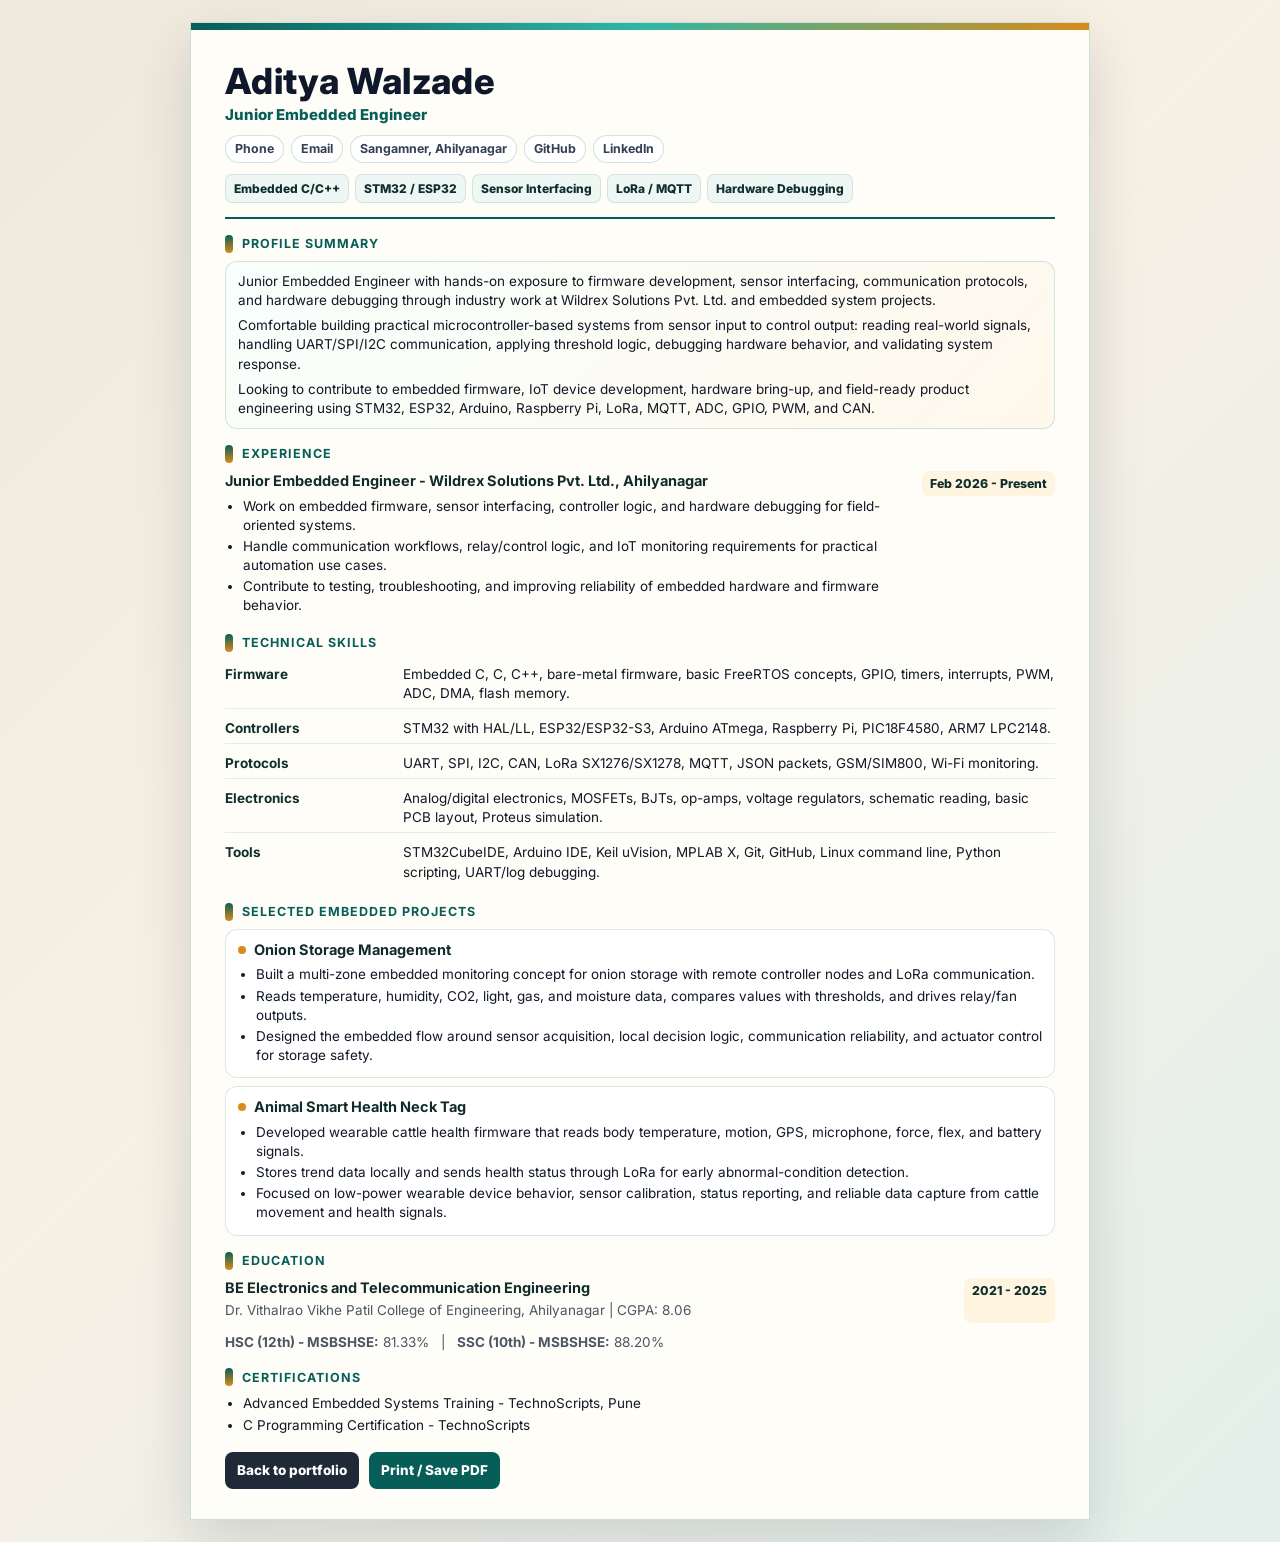
<file: resume.html>
<!DOCTYPE html>
<html lang="en">
<head>
  <meta charset="UTF-8">
  <meta name="viewport" content="width=device-width, initial-scale=1.0">
  <title>Aditya Walzade | Resume</title>
  <link rel="preconnect" href="https://fonts.googleapis.com">
  <link rel="preconnect" href="https://fonts.gstatic.com" crossorigin>
  <link href="https://fonts.googleapis.com/css2?family=Inter:wght@400;500;600;700;800&display=swap" rel="stylesheet">
  <style>
    :root{--ink:#111827;--muted:#4b5563;--brand:#075e59;--brand-dark:#0f2f2d;--accent:#d98b19;--paper:#fffdf8;--bg:#efe9dd;--line:#d5ded9;--soft:#eef7f3;--soft-2:#fff4df}
    *{box-sizing:border-box}body{margin:0;background:linear-gradient(135deg,#efe9dd 0%,#f7f0e4 45%,#e3f0ec 100%);color:var(--ink);font-family:Inter,Arial,sans-serif;font-size:13.5px;line-height:1.42}.page{position:relative;width:min(900px,calc(100% - 28px));margin:22px auto;padding:30px 34px;background:var(--paper);border:1px solid rgba(7,94,89,.2);box-shadow:0 22px 55px rgba(17,24,39,.14);overflow:hidden}.page:before{content:"";position:absolute;inset:0 0 auto;height:7px;background:linear-gradient(90deg,var(--brand),#2fb7a4,var(--accent))}header{padding:10px 0 14px;border-bottom:2px solid var(--brand);margin-bottom:13px}.topline{display:flex;align-items:flex-start;justify-content:space-between;gap:18px}h1{margin:0 0 5px;font-size:36px;line-height:1;font-weight:800;color:#0f172a;letter-spacing:.01em}.role{margin:0;color:var(--brand);font-size:15px;font-weight:800}.contact{display:flex;flex-wrap:wrap;gap:7px;margin-top:10px}.contact a,.contact span{display:inline-flex;align-items:center;min-height:25px;padding:4px 9px;border:1px solid rgba(7,94,89,.18);border-radius:999px;background:#ffffff;color:#334155;font-size:12.4px;font-weight:700;text-decoration:none}.contact a:hover{color:var(--brand);border-color:rgba(7,94,89,.38)}.fit{display:flex;flex-wrap:wrap;gap:6px;margin-top:11px}.fit span{padding:5px 8px;border-radius:7px;background:var(--soft);color:var(--brand-dark);font-size:12px;font-weight:800;border:1px solid rgba(7,94,89,.12)}h2{display:flex;align-items:center;gap:9px;margin:16px 0 8px;font-size:12.5px;letter-spacing:.08em;text-transform:uppercase;color:var(--brand)}h2:before{content:"";width:8px;height:18px;border-radius:999px;background:linear-gradient(180deg,var(--brand),var(--accent))}h3{margin:0 0 3px;font-size:14.5px;color:#102b2a}.row{display:grid;grid-template-columns:1fr auto;gap:16px;align-items:start}.date{white-space:nowrap;color:var(--brand-dark);font-size:12.3px;font-weight:800;background:var(--soft-2);padding:4px 8px;border-radius:7px}p{margin:0 0 6px}.summary{padding:10px 12px;border:1px solid rgba(7,94,89,.16);border-radius:12px;background:linear-gradient(135deg,#f8fffc 0%,#fff8ec 100%)}.summary p:last-child{margin-bottom:0}.item{margin-bottom:10px}.item:last-child{margin-bottom:0}ul{margin:5px 0 0;padding-left:18px}li{margin:2px 0}.skills{display:grid;gap:5px}.skill-line{display:grid;grid-template-columns:168px 1fr;gap:10px;padding:5px 0;border-bottom:1px solid rgba(7,94,89,.1)}.skill-line:last-child{border-bottom:0}.skill-line strong{color:var(--brand-dark)}.project{padding:10px 12px;border:1px solid rgba(7,94,89,.14);border-radius:12px;background:#fff}.project + .project{margin-top:8px}.project h3{display:flex;align-items:center;gap:8px}.project h3:before{content:"";width:8px;height:8px;border-radius:50%;background:var(--accent)}.edu-grid{display:grid;grid-template-columns:1fr auto;gap:8px}.compact{margin:3px 0;color:var(--muted)}.actions{display:flex;gap:10px;margin-top:17px}.btn{display:inline-block;padding:9px 12px;border-radius:8px;background:var(--brand);color:#fff;font-weight:800;text-decoration:none}.btn.secondary{background:#1f2937}@media print{body{background:#fff;font-size:11.5px}.page{width:auto;margin:0;padding:8mm 10mm;border:0;box-shadow:none}.page:before{height:4px}h1{font-size:28px}header{padding-top:4px}.contact a,.contact span{border:0;background:transparent;padding:0 8px 0 0}.fit span{padding:3px 6px}.summary,.project{background:#fff;border-color:#ddd}h2{margin-top:11px}.actions{display:none}.item,.skill-line,.project{break-inside:avoid}a{color:inherit}}@media(max-width:720px){.page{width:min(100% - 18px,900px);margin:10px auto;padding:22px 18px}.topline,.row,.edu-grid,.skill-line{display:block}.date{display:inline-block;margin-top:4px}.contact a,.contact span{font-size:12px}.actions{flex-direction:column}.btn{text-align:center}}
  </style>
</head>
<body>
  <main class="page">
    <header>
      <div class="topline">
        <div>
          <h1>Aditya Walzade</h1>
          <p class="role">Junior Embedded Engineer</p>
        </div>
      </div>
      <div class="contact">
        <a href="tel:+917776067841">Phone</a>
        <a href="mailto:adityawalzade203@gmail.com">Email</a>
        <span>Sangamner, Ahilyanagar</span>
        <a href="https://github.com/adityaw20" target="_blank" rel="noopener noreferrer">GitHub</a>
        <a href="https://www.linkedin.com/in/adityawalzade" target="_blank" rel="noopener noreferrer">LinkedIn</a>
      </div>
      <div class="fit"><span>Embedded C/C++</span><span>STM32 / ESP32</span><span>Sensor Interfacing</span><span>LoRa / MQTT</span><span>Hardware Debugging</span></div>
    </header>

    <section>
      <h2>Profile Summary</h2>
      <div class="summary">
        <p>Junior Embedded Engineer with hands-on exposure to firmware development, sensor interfacing, communication protocols, and hardware debugging through industry work at Wildrex Solutions Pvt. Ltd. and embedded system projects.</p>
        <p>Comfortable building practical microcontroller-based systems from sensor input to control output: reading real-world signals, handling UART/SPI/I2C communication, applying threshold logic, debugging hardware behavior, and validating system response.</p>
        <p>Looking to contribute to embedded firmware, IoT device development, hardware bring-up, and field-ready product engineering using STM32, ESP32, Arduino, Raspberry Pi, LoRa, MQTT, ADC, GPIO, PWM, and CAN.</p>
      </div>
    </section>

    <section>
      <h2>Experience</h2>
      <div class="item row">
        <div>
          <h3>Junior Embedded Engineer - Wildrex Solutions Pvt. Ltd., Ahilyanagar</h3>
          <ul>
            <li>Work on embedded firmware, sensor interfacing, controller logic, and hardware debugging for field-oriented systems.</li>
            <li>Handle communication workflows, relay/control logic, and IoT monitoring requirements for practical automation use cases.</li>
            <li>Contribute to testing, troubleshooting, and improving reliability of embedded hardware and firmware behavior.</li>
          </ul>
        </div>
        <div class="date">Feb 2026 - Present</div>
      </div>
    </section>

    <section>
      <h2>Technical Skills</h2>
      <div class="skills">
        <div class="skill-line"><strong>Firmware</strong><span>Embedded C, C, C++, bare-metal firmware, basic FreeRTOS concepts, GPIO, timers, interrupts, PWM, ADC, DMA, flash memory.</span></div>
        <div class="skill-line"><strong>Controllers</strong><span>STM32 with HAL/LL, ESP32/ESP32-S3, Arduino ATmega, Raspberry Pi, PIC18F4580, ARM7 LPC2148.</span></div>
        <div class="skill-line"><strong>Protocols</strong><span>UART, SPI, I2C, CAN, LoRa SX1276/SX1278, MQTT, JSON packets, GSM/SIM800, Wi-Fi monitoring.</span></div>
        <div class="skill-line"><strong>Electronics</strong><span>Analog/digital electronics, MOSFETs, BJTs, op-amps, voltage regulators, schematic reading, basic PCB layout, Proteus simulation.</span></div>
        <div class="skill-line"><strong>Tools</strong><span>STM32CubeIDE, Arduino IDE, Keil uVision, MPLAB X, Git, GitHub, Linux command line, Python scripting, UART/log debugging.</span></div>
      </div>
    </section>

    <section>
      <h2>Selected Embedded Projects</h2>
      <div class="project">
        <h3>Onion Storage Management</h3>
        <ul>
          <li>Built a multi-zone embedded monitoring concept for onion storage with remote controller nodes and LoRa communication.</li>
          <li>Reads temperature, humidity, CO2, light, gas, and moisture data, compares values with thresholds, and drives relay/fan outputs.</li>
          <li>Designed the embedded flow around sensor acquisition, local decision logic, communication reliability, and actuator control for storage safety.</li>
        </ul>
      </div>
      <div class="project">
        <h3>Animal Smart Health Neck Tag</h3>
        <ul>
          <li>Developed wearable cattle health firmware that reads body temperature, motion, GPS, microphone, force, flex, and battery signals.</li>
          <li>Stores trend data locally and sends health status through LoRa for early abnormal-condition detection.</li>
          <li>Focused on low-power wearable device behavior, sensor calibration, status reporting, and reliable data capture from cattle movement and health signals.</li>
        </ul>
      </div>
    </section>

    <section>
      <h2>Education</h2>
      <div class="item edu-grid"><div><h3>BE Electronics and Telecommunication Engineering</h3><p class="compact">Dr. Vithalrao Vikhe Patil College of Engineering, Ahilyanagar | CGPA: 8.06</p></div><div class="date">2021 - 2025</div></div>
      <p class="compact"><strong>HSC (12th) - MSBSHSE:</strong> 81.33% &nbsp; | &nbsp; <strong>SSC (10th) - MSBSHSE:</strong> 88.20%</p>
    </section>

    <section>
      <h2>Certifications</h2>
      <ul>
        <li>Advanced Embedded Systems Training - TechnoScripts, Pune</li>
        <li>C Programming Certification - TechnoScripts</li>
      </ul>
    </section>

    <div class="actions"><a class="btn secondary" href="index.html">Back to portfolio</a><a class="btn" href="javascript:window.print()">Print / Save PDF</a></div>
  </main>
</body>
</html>
</file>
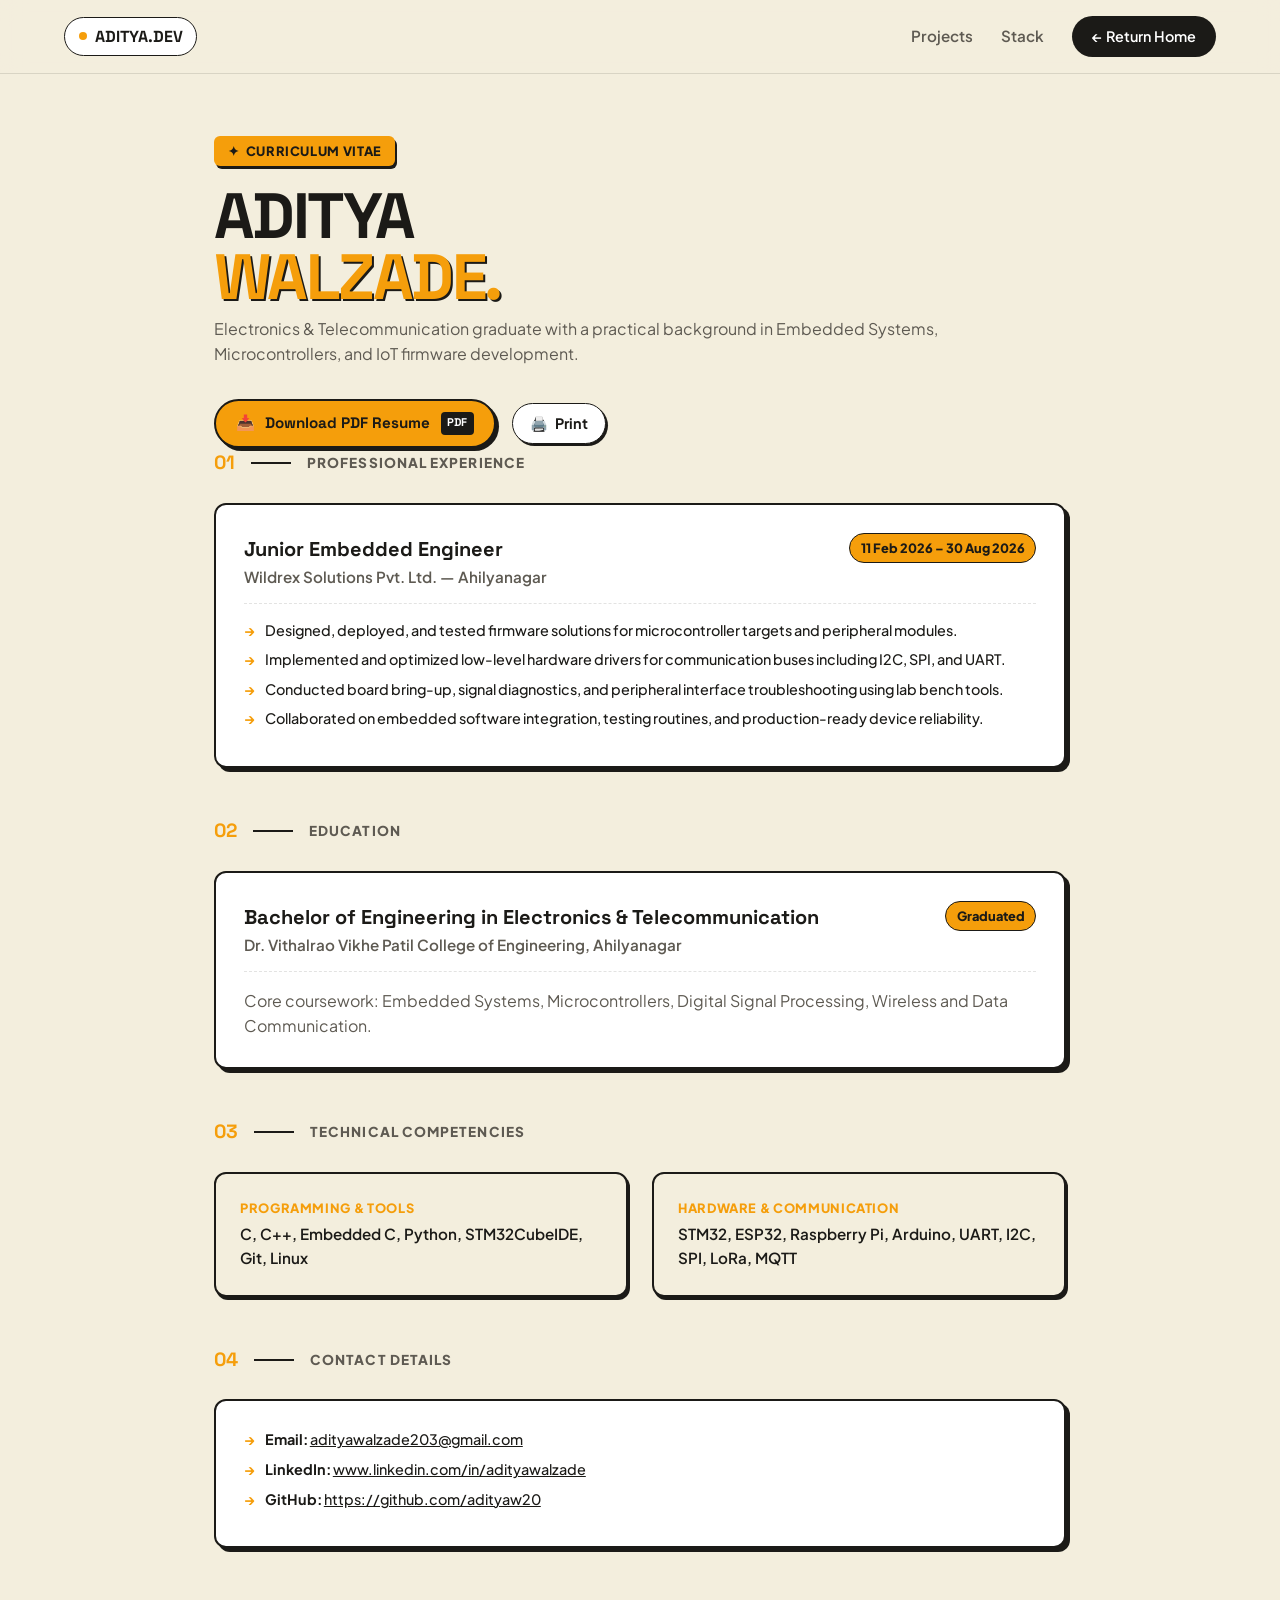
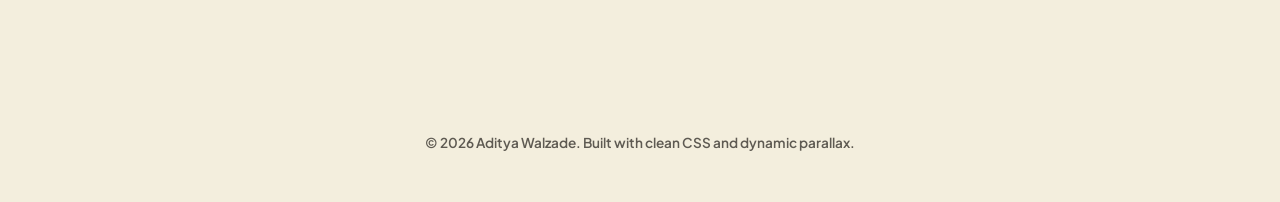
<file: docs/resume.html>
<!DOCTYPE html>
<html lang="en">
<head>
  <meta charset="UTF-8">
  <meta name="viewport" content="width=device-width, initial-scale=1.0">
  <title>Resume - Aditya Walzade</title>
  <link rel="preconnect" href="https://fonts.googleapis.com">
  <link rel="preconnect" href="https://fonts.gstatic.com" crossorigin>
  <link href="https://fonts.googleapis.com/css2?family=Plus+Jakarta+Sans:wght@400;500;600;700;800;900&family=Space+Grotesk:wght@600;700;900&display=swap" rel="stylesheet">
  <link rel="stylesheet" href="style.css">
</head>
<body class="editorial-theme">

  <!-- Header Navigation -->
  <header class="editorial-nav">
    <div class="nav-container">
      <a href="index.html" class="brand-badge">
        <span class="badge-dot"></span>
        <span class="badge-text">ADITYA.DEV</span>
      </a>
      <nav class="nav-links">
        <a href="index.html#projects" class="nav-link">Projects</a>
        <a href="index.html#skills" class="nav-link">Stack</a>
        <a href="index.html" class="btn-primary-pill">← Return Home</a>
      </nav>
    </div>
  </header>

  <main class="section-padding" style="padding-top: 8.5rem;">
    <div class="container" style="max-width: 900px;">
      
      <!-- Top Title Block -->
      <div class="resume-header-block reveal-elem">
        <div class="sticker-chip">
          <span class="chip-star">✦</span> CURRICULUM VITAE
        </div>
        <h1 class="poster-title" style="font-size: clamp(2.5rem, 5vw, 4rem); margin-bottom: 0.5rem;">
          ADITYA<br>
          <span class="title-highlight">WALZADE.</span>
        </h1>
        <p class="body-text-secondary">
          Electronics & Telecommunication graduate with a practical background in Embedded Systems, Microcontrollers, and IoT firmware development.
        </p>

        <!-- Download & Print Actions -->
        <div class="resume-download-bar" style="margin-top: 1.5rem;">
          <a href="assets/Aditya_Walzade_Resume.pdf" download="Aditya_Walzade_Resume.pdf" class="btn-download-pdf">
            <span class="download-icon">📥</span>
            <span>Download PDF Resume</span>
            <span class="download-badge">PDF</span>
          </a>
          <button onclick="window.print()" class="btn-print-action">
            <span class="print-icon">🖨️</span> Print
          </button>
        </div>
      </div>

      <!-- Section 01: Professional Experience -->
      <section class="resume-section reveal-elem">
        <div class="section-indicator" style="margin-bottom: 1.5rem;">
          <span class="step-number">01</span>
          <span class="step-divider"></span>
          <span class="step-label">PROFESSIONAL EXPERIENCE</span>
        </div>

        <div class="resume-card">
          <div class="resume-card-head">
            <div>
              <h3 class="resume-role">Junior Embedded Engineer</h3>
              <p class="resume-company">Wildrex Solutions Pvt. Ltd. — Ahilyanagar</p>
            </div>
            <span class="resume-period">11 Feb 2026 – 30 Aug 2026</span>
          </div>
          <ul class="resume-bullets">
            <li>Designed, deployed, and tested firmware solutions for microcontroller targets and peripheral modules.</li>
            <li>Implemented and optimized low-level hardware drivers for communication buses including I2C, SPI, and UART.</li>
            <li>Conducted board bring-up, signal diagnostics, and peripheral interface troubleshooting using lab bench tools.</li>
            <li>Collaborated on embedded software integration, testing routines, and production-ready device reliability.</li>
          </ul>
        </div>
      </section>

      <!-- Section 02: Education -->
      <section class="resume-section reveal-elem">
        <div class="section-indicator" style="margin-bottom: 1.5rem;">
          <span class="step-number">02</span>
          <span class="step-divider"></span>
          <span class="step-label">EDUCATION</span>
        </div>

        <div class="resume-card">
          <div class="resume-card-head">
            <div>
              <h3 class="resume-role">Bachelor of Engineering in Electronics & Telecommunication</h3>
              <p class="resume-company">Dr. Vithalrao Vikhe Patil College of Engineering, Ahilyanagar</p>
            </div>
            <span class="resume-period">Graduated</span>
          </div>
          <p class="body-text-secondary" style="margin-top: 0.5rem; margin-bottom: 0;">
            Core coursework: Embedded Systems, Microcontrollers, Digital Signal Processing, Wireless and Data Communication.
          </p>
        </div>
      </section>

      <!-- Section 03: Skills & Competencies -->
      <section class="resume-section reveal-elem">
        <div class="section-indicator" style="margin-bottom: 1.5rem;">
          <span class="step-number">03</span>
          <span class="step-divider"></span>
          <span class="step-label">TECHNICAL COMPETENCIES</span>
        </div>

        <div class="specs-grid" style="border-top: none; padding-top: 0;">
          <div class="catalog-card" style="box-shadow: 2px 3px 0 var(--text-dark);">
            <h4 class="spec-heading">Programming & Tools</h4>
            <p class="spec-value">C, C++, Embedded C, Python, STM32CubeIDE, Git, Linux</p>
          </div>
          <div class="catalog-card" style="box-shadow: 2px 3px 0 var(--text-dark);">
            <h4 class="spec-heading">Hardware & Communication</h4>
            <p class="spec-value">STM32, ESP32, Raspberry Pi, Arduino, UART, I2C, SPI, LoRa, MQTT</p>
          </div>
        </div>
      </section>

      <!-- Section 04: Contact Details -->
      <section class="resume-section reveal-elem">
        <div class="section-indicator" style="margin-bottom: 1.5rem;">
          <span class="step-number">04</span>
          <span class="step-divider"></span>
          <span class="step-label">CONTACT DETAILS</span>
        </div>

        <div class="resume-card">
          <ul class="resume-bullets">
            <li><strong>Email:</strong> <a href="mailto:adityawalzade203@gmail.com" style="color: inherit; text-decoration: underline;">adityawalzade203@gmail.com</a></li>
            <li><strong>LinkedIn:</strong> <a href="https://www.linkedin.com/in/adityawalzade" target="_blank" rel="noopener noreferrer" style="color: inherit; text-decoration: underline;">www.linkedin.com/in/adityawalzade</a></li>
            <li><strong>GitHub:</strong> <a href="https://github.com/adityaw20" target="_blank" rel="noopener noreferrer" style="color: inherit; text-decoration: underline;">https://github.com/adityaw20</a></li>
          </ul>
        </div>
      </section>

    </div>
  </main>

  <!-- Footer -->
  <footer class="poster-footer-section" style="padding-top: 2rem;">
    <div class="container" style="text-align: center;">
      <p class="copy-line">© 2026 Aditya Walzade. Built with clean CSS and dynamic parallax.</p>
    </div>
  </footer>

  <script src="script.js"></script>
</body>
</html>
</file>
<file: style.css>
:root {
  --page-bg: #07100f;
  --ink: #f7fbf8;
  --ink-strong: #ffffff;
  --muted: rgba(247, 251, 248, .72);
  --panel: rgba(12, 25, 23, .76);
  --panel-solid: #10201d;
  --panel-soft: rgba(255, 250, 241, .92);
  --line: rgba(215, 255, 249, .17);
  --line-strong: rgba(127, 244, 234, .34);
  --teal: #66f4e7;
  --teal-deep: #00a39a;
  --amber: #ffb14a;
  --cream: #fff8ea;
  --dark: #07100f;
  --shadow: 0 28px 90px rgba(0, 0, 0, .28);
  --radius: 24px;
}

* { box-sizing: border-box; }
html { scroll-behavior: smooth; }
body {
  margin: 0;
  min-width: 320px;
  font-family: "Inter", Arial, sans-serif;
  color: var(--ink);
  background:
    radial-gradient(circle at 16% 4%, rgba(0, 163, 154, .24), transparent 27rem),
    radial-gradient(circle at 88% 14%, rgba(255, 177, 74, .16), transparent 25rem),
    linear-gradient(180deg, #07100f 0%, #10201d 44%, #efe5d4 44%, #efe5d4 100%);
  overflow-x: hidden;
}
body::before {
  content: "";
  position: fixed;
  inset: 0;
  z-index: -3;
  pointer-events: none;
  background-image:
    linear-gradient(rgba(215,255,249,.05) 1px, transparent 1px),
    linear-gradient(90deg, rgba(215,255,249,.05) 1px, transparent 1px);
  background-size: 56px 56px;
  mask-image: linear-gradient(180deg, #000 0%, transparent 76%);
  animation: gridDrift 22s linear infinite;
}
body::after {
  content: "";
  position: fixed;
  inset: 0;
  z-index: -2;
  pointer-events: none;
  background:
    linear-gradient(115deg, transparent 0 28%, rgba(0,163,154,.1) 28.2% 28.7%, transparent 29% 100%),
    linear-gradient(72deg, transparent 0 64%, rgba(255,177,74,.09) 64.2% 64.7%, transparent 65% 100%);
}
@keyframes gridDrift { to { background-position: 56px 112px; } }

img { display: block; max-width: 100%; }
a { color: inherit; }

.site-bg { position: fixed; inset: 0; z-index: -1; pointer-events: none; overflow: hidden; }
.site-bg span { position: absolute; border-radius: 999px; filter: blur(24px); opacity: .48; animation: floatPulse 9s ease-in-out infinite; }
.site-bg span:nth-child(1) { width: 220px; height: 220px; left: -70px; top: 16%; background: rgba(0,163,154,.28); }
.site-bg span:nth-child(2) { width: 170px; height: 170px; right: 8%; top: 36%; background: rgba(255,177,74,.22); animation-delay: -3s; }
.site-bg span:nth-child(3) { width: 260px; height: 260px; right: -90px; bottom: 12%; background: rgba(0,106,100,.18); animation-delay: -6s; }
@keyframes floatPulse { 0%,100% { transform: translate3d(0,0,0) scale(1); } 50% { transform: translate3d(18px,-26px,0) scale(1.08); } }

.site-header {
  position: fixed;
  top: 16px;
  left: 50%;
  z-index: 20;
  width: min(1120px, calc(100% - 32px));
  min-height: 66px;
  display: flex;
  align-items: center;
  justify-content: space-between;
  gap: 16px;
  padding: 10px 12px 10px 18px;
  color: #f8f4eb;
  background: rgba(7,16,15,.76);
  border: 1px solid var(--line);
  border-radius: 16px;
  box-shadow: 0 18px 60px rgba(0,0,0,.28);
  backdrop-filter: blur(20px);
  transform: translateX(-50%);
}
.brand { display: inline-flex; align-items: center; gap: 10px; font-weight: 800; text-decoration: none; white-space: nowrap; }
.brand-mark { display: grid; width: 40px; height: 40px; place-items: center; color: #08221f; background: linear-gradient(135deg, #d7fff9, #ffcf8a); border-radius: 10px; font-family: "JetBrains Mono", monospace; font-size: .9rem; box-shadow: 0 0 28px rgba(0,163,154,.3); }
.site-nav { display: flex; align-items: center; gap: 6px; }
.site-nav a { padding: 10px 12px; color: rgba(248,244,235,.78); border-radius: 10px; font-size: .92rem; font-weight: 700; text-decoration: none; transition: color .25s ease, background .25s ease; }
.site-nav a:hover, .site-nav a.active { color: #fff; background: rgba(215,255,249,.12); }
.nav-toggle { display: none; width: 44px; height: 44px; border: 0; background: transparent; }
.nav-toggle span { display: block; width: 22px; height: 2px; margin: 5px auto; background: currentColor; transition: .2s; }

.theme-toggle { width: 66px; height: 38px; display: inline-flex; align-items: center; justify-content: center; padding: 0; border: 0; background: transparent; }
.theme-toggle-track { position: relative; width: 58px; height: 32px; display: block; border: 1px solid rgba(215,255,249,.2); border-radius: 999px; background: rgba(255,255,255,.1); box-shadow: 0 10px 28px rgba(0,0,0,.16) inset; }
.theme-toggle-thumb { position: absolute; left: 3px; top: 3px; width: 26px; height: 26px; display: grid; place-items: center; color: #06201e; border-radius: 999px; background: linear-gradient(135deg, #7ff4ea, #ffbf6b); box-shadow: 0 10px 24px rgba(0,0,0,.28); transition: transform .35s cubic-bezier(.2,.8,.2,1), background .35s ease, color .35s ease; }
.theme-toggle svg { position: absolute; width: 16px; height: 16px; fill: currentColor; transition: opacity .25s ease, transform .25s ease; }
.theme-toggle .sun-icon { opacity: 0; transform: rotate(-45deg) scale(.7); }
.theme-toggle .moon-icon { opacity: 1; transform: rotate(0) scale(1); }
.theme-toggle:hover .theme-toggle-thumb { transform: translateX(2px) scale(1.06); }

.hero { position: relative; min-height: 100vh; display: grid; align-items: center; overflow: hidden; color: #fff; }
.hero::after { content: ""; position: absolute; left: 0; right: 0; bottom: 0; height: 28%; z-index: 1; background: linear-gradient(180deg, transparent, #10201d 68%, #efe5d4 100%); }
.hero-media, .hero-overlay { position: absolute; inset: 0; width: 100%; height: 100%; }
.hero-media { object-fit: cover; transform: scale(1.04); animation: heroZoom 18s ease-in-out infinite alternate; }
@keyframes heroZoom { to { transform: scale(1.1) translateX(1.2%); } }
.hero-overlay { background: radial-gradient(circle at 72% 47%, transparent 0 18%, rgba(7,16,15,.22) 36%, rgba(7,16,15,.82) 76%), linear-gradient(90deg, rgba(7,16,15,.96), rgba(7,16,15,.74) 46%, rgba(7,16,15,.25)), linear-gradient(180deg, rgba(7,16,15,.26), rgba(7,16,15,.88)); }
.hero-content { position: relative; z-index: 2; width: min(1120px, calc(100% - 32px)); margin: 0 auto; padding-top: 96px; display: grid; grid-template-columns: minmax(0, 1fr) 330px; gap: clamp(28px, 5vw, 68px); align-items: center; }
.hero-content > :not(.hero-console) { grid-column: 1; }
.eyebrow { margin: 0 0 14px; color: var(--amber); font-family: "JetBrains Mono", monospace; font-size: .8rem; font-weight: 800; letter-spacing: 0; text-transform: uppercase; }
.hero h1 { display: flex; flex-direction: column; gap: 6px; margin: 0; line-height: .94; letter-spacing: 0; text-shadow: 0 18px 70px rgba(0,0,0,.5); }
.hero-kicker { color: rgba(255,255,255,.62); font-size: clamp(1.4rem, 3vw, 2.2rem); line-height: 1.1; }
.interactive-name { display: flex; flex-wrap: nowrap; align-items: baseline; white-space: nowrap; color: #fff; font-size: clamp(3.4rem, 5.5vw, 6.25rem); }
.interactive-name span:not(.name-gap) { display: inline-block; transition: color .18s ease, transform .18s ease, text-shadow .18s ease; will-change: transform; }
.interactive-name span:not(.name-gap):hover { color: #7ff4ea; transform: translateY(-10px) rotate(-4deg) scale(1.08); text-shadow: 0 0 28px rgba(127,244,234,.8); }
.name-gap { width: .28em; }
.hero-copy { max-width: 680px; margin: 26px 0 0; color: rgba(255,255,255,.78); font-size: clamp(1.05rem, 2vw, 1.28rem); line-height: 1.72; }
.hero-actions, .contact-actions { display: flex; flex-wrap: wrap; gap: 12px; margin-top: 34px; }
.button { display: inline-flex; align-items: center; justify-content: center; min-height: 48px; padding: 0 20px; border: 1px solid transparent; border-radius: 12px; font-weight: 800; text-decoration: none; transition: transform .2s ease, box-shadow .2s ease, background .2s ease; }
.button.primary { color: #06201e; background: linear-gradient(135deg, #7ff4ea, #ffbf6b); box-shadow: 0 16px 40px rgba(0,163,154,.22); }
.button.secondary { color: inherit; border-color: rgba(255,255,255,.24); background: rgba(255,255,255,.08); backdrop-filter: blur(12px); }
.button:hover { transform: translateY(-3px); box-shadow: 0 18px 42px rgba(0,0,0,.22); }

.hero-console { grid-column: 2; grid-row: 1 / span 5; width: 100%; padding: 18px; color: #dffdfa; border: 1px solid rgba(127,244,234,.22); border-radius: 24px; background: rgba(4, 12, 11, .56); box-shadow: 0 30px 90px rgba(0,0,0,.36); backdrop-filter: blur(18px); }
.console-top { display: flex; gap: 7px; margin-bottom: 18px; }
.console-top span { width: 11px; height: 11px; border-radius: 50%; background: #7ff4ea; }
.console-top span:nth-child(2) { background: #ffbf6b; }
.console-top span:nth-child(3) { background: rgba(255,255,255,.5); }
.hero-console dl { display: grid; gap: 13px; margin: 0; }
.hero-console div { padding: 13px; border: 1px solid rgba(127,244,234,.12); border-radius: 14px; background: rgba(255,255,255,.055); }
.hero-console dt { color: rgba(255,255,255,.56); font-family: "JetBrains Mono", monospace; font-size: .72rem; font-weight: 800; text-transform: uppercase; }
.hero-console dd { margin: 5px 0 0; color: #fff; font-weight: 800; }

main { position: relative; z-index: 1; }
.section { width: min(1120px, calc(100% - 32px)); margin: 34px auto; padding: 74px clamp(20px, 4vw, 56px); position: relative; overflow: hidden; border: 1px solid rgba(0,106,100,.16); border-radius: 30px; color: #111615; background: linear-gradient(135deg, rgba(255,250,241,.94), rgba(236,246,241,.88)), radial-gradient(circle at 100% 0%, rgba(0,163,154,.12), transparent 30%); box-shadow: 0 28px 90px rgba(0,0,0,.14), 0 1px 0 rgba(255,255,255,.85) inset; }
.section:nth-of-type(odd) { background: linear-gradient(135deg, rgba(242,250,246,.94), rgba(255,249,238,.9)), radial-gradient(circle at 0% 100%, rgba(255,177,74,.14), transparent 34%); }
.section::before { content: attr(data-section); position: absolute; top: 54px; right: 0; color: rgba(0,106,100,.08); font-family: "JetBrains Mono", monospace; font-size: clamp(3.4rem, 10vw, 8rem); font-weight: 800; line-height: 1; pointer-events: none; }
.section::after { content: ""; position: absolute; left: 0; right: 0; top: 34px; height: 1px; background: linear-gradient(90deg, transparent, rgba(0,163,154,.45), rgba(255,177,74,.34), transparent); }
.section-heading { position: relative; z-index: 1; padding-bottom: 22px; margin-bottom: 34px; border-bottom: 1px solid rgba(0,106,100,.14); }
.section-heading h2, .contact-section h2 { max-width: 820px; margin: 0; font-size: clamp(2rem, 4.4vw, 4.6rem); line-height: 1.04; letter-spacing: 0; text-wrap: balance; }
.about-grid { position: relative; z-index: 1; display: grid; grid-template-columns: minmax(0, 1.25fr) minmax(280px, .75fr); gap: 28px; }
.about-copy, .profile-panel, .timeline-item, .project-card, .skill-icon-card { border: 1px solid rgba(0,106,100,.16); border-radius: 22px; background: rgba(255,250,241,.88); box-shadow: 0 18px 55px rgba(0,0,0,.12), 0 1px 0 rgba(255,255,255,.7) inset; backdrop-filter: blur(16px); }
.about-copy { padding: 34px; background: rgba(255,255,255,.58); }
.about-copy p, .timeline-item p, .project-card p { color: #5d6762; font-size: 1rem; line-height: 1.78; }
.profile-panel { padding: 30px; position: relative; overflow: hidden; }
.profile-panel::before, .project-card::before { content: ""; position: absolute; inset: 0 0 auto; height: 4px; background: linear-gradient(90deg, var(--teal-deep), var(--amber)); opacity: .9; }
.profile-avatar { display: grid; width: 88px; height: 88px; place-items: center; color: #06201e; background: linear-gradient(135deg,#9cfbf2,#ffca7a); border-radius: 22px; font-family: "JetBrains Mono", monospace; font-size: 1.55rem; font-weight: 800; box-shadow: 0 16px 44px rgba(0,163,154,.24); }
.profile-panel h3 { margin: 22px 0 6px; font-size: 1.35rem; }
.profile-panel p { margin: 0; color: #5d6762; }
.profile-panel ul { display: grid; gap: 10px; margin: 24px 0 0; padding: 0; list-style: none; }
.profile-panel li { padding: 10px 0; border-top: 1px solid rgba(0,106,100,.14); font-weight: 700; }

.timeline { position: relative; z-index: 1; display: grid; gap: 16px; }
.timeline-item { display: grid; grid-template-columns: 210px minmax(0,.82fr) minmax(0,1.18fr); gap: 26px; padding: 26px; align-items: start; transition: transform .25s ease, box-shadow .25s ease; }
.timeline-item:hover, .skill-icon-card:hover, .project-card:hover { transform: translateY(-7px); box-shadow: 0 30px 80px rgba(0,0,0,.2); }
.timeline-item time, .project-meta { color: #005e59; font-family: "JetBrains Mono", monospace; font-size: .82rem; font-weight: 800; }
.timeline-item h3, .project-card h3 { margin: 0; font-size: 1.2rem; }
.timeline-item p { margin: 0; }

.skill-icon-grid { position: relative; z-index: 1; display: grid; grid-template-columns: repeat(6, minmax(0, 1fr)); gap: 16px; }
.skill-icon-card { min-height: 150px; display: flex; flex-direction: column; align-items: center; justify-content: center; gap: 14px; position: relative; overflow: hidden; padding: 20px 14px; transition: transform .24s ease, box-shadow .24s ease, border-color .24s ease; }
.skill-icon-card::before { content: ""; position: absolute; inset: auto -20% -55% -20%; height: 95px; background: radial-gradient(circle, rgba(0,163,154,.16), transparent 68%); transition: transform .24s ease; }
.skill-icon-card:hover::before { transform: translateY(-16px) scale(1.18); }
.skill-icon-card img { width: 62px; height: 62px; object-fit: contain; filter: drop-shadow(0 10px 18px rgba(0,0,0,.12)); }
.skill-icon-card:nth-child(5) img { width: 78px; height: 58px; }
.skill-icon-card span { position: relative; min-height: 2.2em; display: inline-flex; align-items: center; justify-content: center; color: #15322f; font-weight: 900; text-align: center; }


.project-grid { position: relative; z-index: 1; display: grid; grid-template-columns: 1.1fr .95fr .95fr; gap: 18px; }
.project-card { min-height: 340px; display: flex; flex-direction: column; padding: 26px; position: relative; overflow: hidden; transition: transform .25s ease, box-shadow .25s ease; }
.project-card.featured { color: #fff; background: linear-gradient(135deg, rgba(16,24,22,.96), rgba(0,106,100,.9)); border-color: rgba(215,255,249,.18); }
.project-card.featured p { color: rgba(255,255,255,.76); }
.project-card h3 { margin-top: 18px; font-size: 1.45rem; }
.project-card a { width: fit-content; margin-top: auto; color: #005e59; font-weight: 900; text-decoration: none; }
.project-card.featured a { color: #a8fff6; }
.project-card::after { content: ""; position: absolute; right: 20px; bottom: 18px; width: 58px; height: 58px; border: 1px solid rgba(0,163,154,.16); border-radius: 18px; background: linear-gradient(90deg, transparent 48%, rgba(0,163,154,.18) 50%, transparent 52%), linear-gradient(transparent 48%, rgba(0,163,154,.18) 50%, transparent 52%); background-size: 14px 14px; opacity: .45; }

.contact-section { width: min(1120px, calc(100% - 32px)); margin: 64px auto 0; padding: 56px; color: #fff; background: linear-gradient(135deg, #101816, #003f3b); border: 1px solid rgba(215,255,249,.14); border-radius: 24px; box-shadow: var(--shadow); position: relative; overflow: hidden; }
.contact-section::after { content: ""; position: absolute; inset: auto -10% -55% 35%; height: 260px; background: radial-gradient(circle, rgba(255,177,74,.26), transparent 65%); }
.contact-section > * { position: relative; z-index: 1; }
.contact-section .button.secondary { color: #fff; }
.icon-button { gap: 9px; }
.icon-button svg { width: 19px; height: 19px; flex: 0 0 auto; fill: currentColor; }
.contact-actions .icon-button { min-width: 118px; }
.site-footer { display: flex; align-items: center; justify-content: space-between; width: min(1120px, calc(100% - 32px)); margin: 0 auto; padding: 36px 0 48px; color: #50615d; }
.site-footer a { font-weight: 800; text-decoration: none; }

.reveal, .reveal-card { opacity: 0; transform: translateY(28px); transition: opacity .7s ease, transform .7s ease; }
.reveal.is-visible, .reveal-card.is-visible { opacity: 1; transform: translateY(0); }
.reveal-card:nth-child(2) { transition-delay: .08s; }
.reveal-card:nth-child(3) { transition-delay: .16s; }

@media (pointer: fine) {
  body { cursor: none; }
  a, button, .skill-icon-card, .project-card, .interactive-name span { cursor: none; }
  .cursor-dot, .cursor-ring { position: fixed; left: 0; top: 0; z-index: 9999; pointer-events: none; border-radius: 999px; transform: translate(-50%, -50%); }
  .cursor-dot { width: 8px; height: 8px; background: #7ff4ea; box-shadow: 0 0 18px rgba(127,244,234,.85); }
  .cursor-ring { width: 38px; height: 38px; border: 1px solid rgba(255,255,255,.75); transition: width .18s ease, height .18s ease, border-color .18s ease, background .18s ease; mix-blend-mode: difference; }
  .cursor-ring.cursor-hover { width: 64px; height: 64px; border-color: rgba(255,177,74,.9); background: rgba(255,177,74,.08); }
}

body.light-theme {
  --ink: #111615;
  --muted: #56635f;
  color: var(--ink);
  background:
    radial-gradient(circle at 10% 8%, rgba(0,163,154,.18), transparent 22rem),
    radial-gradient(circle at 92% 18%, rgba(255,177,74,.28), transparent 26rem),
    radial-gradient(circle at 58% 52%, rgba(255,255,255,.78), transparent 22rem),
    linear-gradient(135deg, #fff8ea 0%, #f0eadc 48%, #e3f2ed 100%);
}
body.light-theme::before { background-image: linear-gradient(rgba(0,106,100,.06) 1px, transparent 1px), linear-gradient(90deg, rgba(0,106,100,.06) 1px, transparent 1px); mask-image: linear-gradient(180deg, #000 0%, transparent 78%); }
body.light-theme .site-bg::before { content: ""; position: absolute; inset: 8% 5% auto auto; width: 420px; height: 420px; border: 1px solid rgba(0,106,100,.12); border-radius: 44px; background: linear-gradient(90deg, transparent 48%, rgba(0,106,100,.08) 49% 51%, transparent 52%), linear-gradient(transparent 48%, rgba(0,106,100,.08) 49% 51%, transparent 52%); background-size: 28px 28px; transform: rotate(12deg); opacity: .75; }
body.light-theme .site-bg::after { content: ""; position: absolute; left: 5%; bottom: 8%; width: 340px; height: 180px; border-radius: 999px; background: radial-gradient(circle, rgba(255,177,74,.24), transparent 68%); filter: blur(8px); }
body.light-theme .site-bg span:nth-child(1) { background: rgba(0,163,154,.16); }
body.light-theme .site-bg span:nth-child(2) { background: rgba(255,177,74,.20); }
body.light-theme .site-bg span:nth-child(3) { background: rgba(0,106,100,.12); }
body.light-theme .site-header { color: #10201d; background: rgba(255,251,242,.82); border-color: rgba(0,106,100,.2); box-shadow: 0 18px 60px rgba(64,46,18,.16), 0 1px 0 rgba(255,255,255,.9) inset; }
body.light-theme .brand-mark { color: #fff; background: linear-gradient(135deg, #006a64, #c77712); }
body.light-theme .site-nav a { color: rgba(16,32,29,.72); }
body.light-theme .site-nav a:hover, body.light-theme .site-nav a.active { color: #061916; background: rgba(0,106,100,.1); }
body.light-theme .theme-toggle-track { border-color: rgba(0,106,100,.18); background: rgba(0,106,100,.08); }
body.light-theme .theme-toggle-thumb { color: #fff; background: linear-gradient(135deg, #006a64, #ffb14a); transform: translateX(26px); }
body.light-theme .theme-toggle:hover .theme-toggle-thumb { transform: translateX(24px) scale(1.06); }
body.light-theme .theme-toggle .sun-icon { opacity: 1; transform: rotate(0) scale(1); }
body.light-theme .theme-toggle .moon-icon { opacity: 0; transform: rotate(45deg) scale(.7); }
body.light-theme .hero { color: #10201d; }
body.light-theme .hero-media { filter: saturate(.88) brightness(1.08) contrast(.9); opacity: .34; }
body.light-theme .hero-overlay { background: radial-gradient(circle at 76% 46%, rgba(255,250,241,.18) 0 20%, rgba(255,250,241,.68) 48%, rgba(255,250,241,.92) 85%), linear-gradient(90deg, rgba(255,250,241,.96), rgba(255,250,241,.82) 48%, rgba(255,250,241,.56)), linear-gradient(180deg, rgba(255,250,241,.26), rgba(244,239,228,.95)); }
body.light-theme .hero::after { background: linear-gradient(180deg, transparent, rgba(244,239,228,.78) 68%, #f4efe4 100%); }
body.light-theme .hero h1, body.light-theme .contact-section { text-shadow: none; }
body.light-theme .hero-copy, body.light-theme .hero-kicker { color: rgba(16,32,29,.72); }
body.light-theme .interactive-name { color: #10201d; }
body.light-theme .hero-console { color: #10201d; background: rgba(255,250,241,.72); border-color: rgba(0,106,100,.18); box-shadow: 0 30px 90px rgba(57,43,18,.16); }
body.light-theme .hero-console dt { color: rgba(16,32,29,.55); }
body.light-theme .hero-console dd { color: #10201d; }
body.light-theme .hero-console div { border-color: rgba(0,106,100,.14); background: rgba(0,106,100,.055); }
body.light-theme .section { background: linear-gradient(135deg, rgba(255,252,245,.96), rgba(231,247,242,.92)), radial-gradient(circle at 90% 10%, rgba(0,163,154,.14), transparent 32%), radial-gradient(circle at 8% 92%, rgba(255,177,74,.16), transparent 30%); box-shadow: 0 30px 90px rgba(57,43,18,.14), 0 1px 0 rgba(255,255,255,.9) inset; }
body.light-theme .section:nth-of-type(odd) { background: linear-gradient(135deg, rgba(238,250,246,.96), rgba(255,250,240,.94)), radial-gradient(circle at 12% 12%, rgba(255,177,74,.14), transparent 28%), radial-gradient(circle at 92% 88%, rgba(0,163,154,.13), transparent 32%); }
body.light-theme .about-copy, body.light-theme .profile-panel, body.light-theme .timeline-item, body.light-theme .skill-icon-card, body.light-theme .project-card:not(.featured) { background: linear-gradient(145deg, rgba(255,255,255,.78), rgba(255,250,241,.92)), radial-gradient(circle at 100% 0%, rgba(0,163,154,.1), transparent 38%); box-shadow: 0 22px 70px rgba(65,50,22,.12), 0 1px 0 rgba(255,255,255,.86) inset; }
body.light-theme .project-card.featured, body.light-theme .contact-section { color: #fff; background: linear-gradient(135deg, #0f342f, #006a64 62%, #9d5f0b); }
body.light-theme .project-card.featured p { color: rgba(255,255,255,.76); }
body.light-theme .button.secondary { color: inherit; border-color: rgba(0,106,100,.22); background: rgba(0,106,100,.08); }
body.light-theme .contact-section .button.secondary { color: #fff; border-color: rgba(255,255,255,.26); background: rgba(255,255,255,.09); }
body.light-theme .cursor-dot { background: #006a64; }
body.light-theme .cursor-ring { border-color: rgba(0,106,100,.85); mix-blend-mode: normal; }

html, body, .site-header, .section, .about-copy, .profile-panel, .timeline-item, .skill-icon-card, .project-card, .contact-section, .button, .site-nav a, .hero-overlay, .hero-media, .site-bg span, .hero-console { transition: background .45s ease, background-color .45s ease, color .45s ease, border-color .45s ease, box-shadow .45s ease, opacity .45s ease, filter .45s ease; }

@media (prefers-reduced-motion: reduce) {
  *, *::before, *::after { animation: none !important; transition: none !important; scroll-behavior: auto !important; }
  .reveal, .reveal-card { opacity: 1; transform: none; }
}
@media (max-width: 1100px) {
  .hero-content { display: block; max-width: 760px; }
  .hero-console { margin-top: 28px; }
  .interactive-name { flex-wrap: wrap; white-space: normal; font-size: clamp(3rem, 12vw, 5rem); }
  .project-grid { grid-template-columns: 1fr; }
  .skill-icon-grid { grid-template-columns: repeat(4, minmax(0, 1fr)); }
}
@media (max-width: 900px) {
  .nav-toggle { display: block; }
  .site-header { color: #f8f4eb; }
  body.light-theme .site-header { color: #10201d; }
  .site-nav { position: absolute; top: calc(100% + 8px); left: 0; right: 0; display: none; flex-direction: column; align-items: stretch; padding: 10px; background: rgba(7,16,15,.96); border: 1px solid rgba(215,255,249,.14); border-radius: 14px; }
  body.light-theme .site-nav { background: rgba(255,251,242,.98); border-color: rgba(0,106,100,.16); }
  .site-header.menu-open .site-nav { display: flex; }
  .site-nav .theme-toggle { margin: 8px 0 0; align-self: flex-start; }
  .about-grid, .timeline-item { grid-template-columns: 1fr; }
}
@media (max-width: 720px) {
  .skill-icon-grid { grid-template-columns: repeat(2, minmax(0, 1fr)); }
  .section::before { top: 48px; font-size: 3.2rem; }
}
@media (max-width: 640px) {
  .site-header { width: min(100% - 20px, 1120px); }
  .hero { min-height: 100vh; }
  .hero-content { width: min(100% - 24px, 760px); padding-top: 118px; }
  .interactive-name { font-size: clamp(2.8rem, 14vw, 4.2rem); }
  .section { width: min(100% - 20px, 1120px); padding: 54px 16px; border-radius: 24px; }
  .about-copy, .profile-panel, .timeline-item, .skill-icon-card, .project-card, .contact-section { padding: 22px; }
  .contact-section { width: min(100% - 20px, 1120px); }
  .contact-actions .icon-button { width: 100%; }
  .site-footer { flex-direction: column; align-items: flex-start; gap: 12px; }
}


/* Responsive audit fixes */
body {
  overflow-wrap: anywhere;
}
.brand span:last-child,
.site-nav a,
.button,
.skill-icon-card span,
.timeline-item h3,
.project-card h3 {
  overflow-wrap: normal;
  word-break: normal;
}
.site-header {
  max-width: 1120px;
}
.site-nav {
  min-width: 0;
  flex-wrap: nowrap;
}
.hero-content {
  min-height: 0;
}
.hero-console {
  min-width: 0;
}
.interactive-name {
  max-width: 100%;
}
.about-copy,
.profile-panel,
.timeline-item,
.project-card,
.skill-icon-card,
.contact-section {
  min-width: 0;
}
.timeline-item p,
.project-card p,
.about-copy p {
  max-width: 70ch;
}
.contact-actions {
  align-items: center;
}
@media (max-width: 1180px) and (min-width: 901px) {
  .site-header {
    width: calc(100% - 24px);
    gap: 10px;
  }
  .site-nav {
    gap: 2px;
  }
  .site-nav a {
    padding: 9px 9px;
    font-size: .88rem;
  }
  .brand {
    font-size: .95rem;
  }
  .theme-toggle {
    width: 58px;
  }
}
@media (max-width: 900px) {
  body {
    cursor: auto;
  }
  .cursor-dot,
  .cursor-ring {
    display: none;
  }
  .site-header {
    align-items: center;
  }
  .site-nav a {
    min-height: 44px;
    display: flex;
    align-items: center;
  }
  .theme-toggle {
    width: 66px;
    height: 40px;
  }
  .hero-content {
    padding-top: 126px;
  }
  .hero-copy {
    max-width: 100%;
  }
  .hero-console {
    max-width: 520px;
  }
  .timeline-item {
    gap: 12px;
  }
}
@media (max-width: 560px) {
  .brand span:last-child {
    max-width: 172px;
    overflow: hidden;
    text-overflow: ellipsis;
    white-space: nowrap;
  }
  .brand-mark {
    width: 36px;
    height: 36px;
  }
  .nav-toggle {
    width: 40px;
  }
  .eyebrow {
    font-size: .72rem;
    line-height: 1.5;
  }
  .hero-copy {
    font-size: 1rem;
    line-height: 1.65;
  }
  .hero-actions {
    width: 100%;
  }
  .hero-actions .button {
    width: 100%;
  }
  .hero-console dl {
    gap: 10px;
  }
  .hero-console div {
    padding: 11px;
  }
  .section-heading h2,
  .contact-section h2 {
    font-size: clamp(2rem, 12vw, 3.2rem);
  }
  .profile-panel ul {
    gap: 6px;
  }
  .timeline-item time {
    font-size: .78rem;
  }
  .skill-icon-card {
    min-height: 128px;
    padding: 18px 10px;
  }
  .skill-icon-card img,

  .skill-icon-card:nth-child(5) img {
    width: 64px;
    height: 50px;
  }
}
@media (max-width: 390px) {
  .brand span:last-child {
    max-width: 136px;
  }
  .interactive-name {
    font-size: clamp(2.35rem, 13vw, 3.4rem);
  }
  .section {
    padding: 46px 14px;
  }
  .skill-icon-grid {
    gap: 10px;
  }
  .skill-icon-card span {
    font-size: .88rem;
  }
}


/* Recruiter-focused project and skill detail additions */
.project-visual {
  width: 100%;
  aspect-ratio: 16 / 9;
  object-fit: cover;
  border-radius: 18px;
  border: 1px solid rgba(0, 106, 100, .14);
  margin-bottom: 18px;
  background: #fff8ea;
}

.project-card.featured .project-visual {
  border-color: rgba(215, 255, 249, .18);
}
.project-card p {
  margin-bottom: 0;
}

@media (max-width: 1180px) {
  .skill-icon-grid {
    grid-template-columns: repeat(4, minmax(0, 1fr));
  }
}
@media (max-width: 760px) {
  .skill-icon-grid {
    grid-template-columns: repeat(3, minmax(0, 1fr));
  }
}
@media (max-width: 520px) {
  .skill-icon-grid {
    grid-template-columns: repeat(2, minmax(0, 1fr));
  }

}

/* Floating back-to-top control */
.back-to-top {
  position: fixed;
  right: 22px;
  bottom: 22px;
  z-index: 30;
  display: grid;
  width: 48px;
  height: 48px;
  place-items: center;
  color: #06201e;
  background: linear-gradient(135deg, var(--teal), var(--amber));
  border: 1px solid rgba(255,255,255,.24);
  border-radius: 50%;
  box-shadow: 0 16px 42px rgba(0,0,0,.24);
  font-weight: 900;
  font-size: .78rem;
  text-decoration: none;
  opacity: 0;
  pointer-events: none;
  transform: translateY(10px);
  transition: opacity .24s ease, transform .24s ease, box-shadow .24s ease;
}
.back-to-top.is-visible {
  opacity: 1;
  pointer-events: auto;
  transform: translateY(0);
}
.back-to-top:hover {
  box-shadow: 0 20px 54px rgba(0,0,0,.32);
  transform: translateY(-3px);
}
body.light-theme .back-to-top {
  color: #fff;
  background: linear-gradient(135deg, #006a64, #c77712);
}
@media (max-width: 560px) {
  .back-to-top { right: 14px; bottom: 14px; width: 44px; height: 44px; }
}



.project-status {
  width: fit-content;
  margin-top: auto;
  color: #005e59;
  font-weight: 900;
  font-size: .92rem;
}
.project-card.featured .project-status {
  color: #a8fff6;
}
body.light-theme .project-status {
  color: #005e59;
}
body.light-theme .project-card.featured .project-status {
  color: #a8fff6;
}

/* Final mobile responsiveness pass */
html {
  text-size-adjust: 100%;
  -webkit-text-size-adjust: 100%;
}

.hero-copy,
.about-copy p,
.timeline-item p,
.project-card p,
.profile-panel li,
.contact-section h2,
.section-heading h2,
.interactive-name,
.button,
.skill-icon-card span {
  overflow-wrap: break-word;
}

@media (max-width: 760px) {
  body {
    overflow-x: hidden;
  }

  .site-header {
    top: 10px;
    width: calc(100% - 18px);
    min-height: 58px;
    padding: 9px 10px 9px 12px;
    border-radius: 16px;
  }

  .brand {
    min-width: 0;
    gap: 8px;
  }

  .brand span:last-child {
    max-width: clamp(132px, 46vw, 220px);
    overflow: hidden;
    text-overflow: ellipsis;
    white-space: nowrap;
  }

  .hero {
    min-height: auto;
    padding: 112px 0 52px;
  }

  .hero-content {
    width: calc(100% - 24px);
    padding-top: 0;
  }

  .hero-kicker {
    font-size: clamp(1rem, 5vw, 1.35rem);
  }

  .interactive-name {
    display: flex;
    width: 100%;
    font-size: clamp(2.2rem, 11.5vw, 3.65rem);
    line-height: 1.04;
  }

  .hero-copy {
    margin-top: 18px;
    font-size: clamp(.96rem, 3.8vw, 1.08rem);
    line-height: 1.58;
  }

  .hero-actions {
    grid-template-columns: 1fr;
    gap: 10px;
    margin-top: 22px;
  }

  .hero-actions .button,
  .contact-actions .button {
    width: 100%;
    justify-content: center;
    min-height: 46px;
    padding: 12px 14px;
  }

  .hero-console {
    margin-top: 22px;
    padding: 14px;
    border-radius: 18px;
  }

  .hero-console dl {
    grid-template-columns: 1fr;
    gap: 9px;
  }

  .hero-console div {
    padding: 10px 11px;
    border-radius: 12px;
  }

  .hero-console dd {
    font-size: .94rem;
  }

  .section,
  .contact-section {
    width: calc(100% - 18px);
    margin-top: 34px;
    padding: 34px 14px;
    border-radius: 18px;
  }

  .section::before {
    top: 28px;
    right: 10px;
    font-size: clamp(2.15rem, 14vw, 3.1rem);
  }

  .section-heading h2,
  .contact-section h2 {
    font-size: clamp(1.55rem, 9.2vw, 2.45rem);
    line-height: 1.08;
  }

  .about-grid,
  .timeline,
  .project-grid {
    gap: 12px;
  }

  .about-copy,
  .profile-panel,
  .timeline-item,
  .project-card {
    padding: 18px;
    border-radius: 16px;
  }

  .about-copy p,
  .timeline-item p,
  .project-card p {
    max-width: none;
    font-size: .95rem;
    line-height: 1.62;
  }

  .timeline-item h3,
  .project-card h3 {
    font-size: clamp(1.05rem, 5vw, 1.22rem);
    line-height: 1.18;
  }

  .timeline-item time,
  .project-meta,
  .project-status {
    font-size: .76rem;
  }

  .skill-icon-grid,
  .focused-skills {
    grid-template-columns: repeat(2, minmax(0, 1fr));
    gap: 10px;
  }

  .skill-icon-card {
    min-height: 116px;
    padding: 14px 8px;
    gap: 9px;
    border-radius: 16px;
  }

  .skill-icon-card img,
  .skill-icon-card:nth-child(5) img {
    width: 48px;
    height: 48px;
    object-fit: contain;
  }

  .skill-icon-card span {
    min-height: 0;
    font-size: .78rem;
    line-height: 1.18;
  }

  .project-card {
    min-height: 0;
  }

  .project-card h3 {
    margin-top: 12px;
  }

  .project-visual {
    margin-bottom: 12px;
    border-radius: 12px;
  }

  .contact-section {
    display: block;
  }

  .contact-actions {
    display: grid;
    grid-template-columns: 1fr;
    gap: 10px;
    margin-top: 20px;
  }

  .site-footer {
    width: calc(100% - 24px);
    padding: 24px 0 74px;
    font-size: .9rem;
    text-align: left;
  }
}

@media (max-width: 430px) {
  .site-header {
    width: calc(100% - 12px);
    padding-left: 9px;
  }

  .brand-mark {
    width: 34px;
    height: 34px;
    font-size: .8rem;
  }

  .brand span:last-child {
    max-width: 118px;
  }

  .nav-toggle {
    width: 38px;
    height: 34px;
  }

  .theme-toggle {
    width: 58px;
    height: 36px;
  }

  .theme-toggle-thumb {
    width: 28px;
    height: 28px;
  }

  body.light-theme .theme-toggle-thumb {
    transform: translateX(21px);
  }

  .hero {
    padding-top: 104px;
  }

  .hero-content,
  .section,
  .contact-section {
    width: calc(100% - 14px);
  }

  .interactive-name {
    font-size: clamp(2rem, 11vw, 2.95rem);
  }

  .name-gap {
    width: .2em;
  }

  .section,
  .contact-section {
    padding: 28px 12px;
  }

  .about-copy,
  .profile-panel,
  .timeline-item,
  .project-card {
    padding: 15px;
  }

  .skill-icon-grid,
  .focused-skills {
    gap: 8px;
  }

  .skill-icon-card {
    min-height: 104px;
    padding: 12px 6px;
  }

  .skill-icon-card img,
  .skill-icon-card:nth-child(5) img {
    width: 42px;
    height: 42px;
  }

  .skill-icon-card span {
    font-size: .72rem;
  }

  .back-to-top {
    width: 40px;
    height: 40px;
    right: 10px;
    bottom: 10px;
    font-size: .68rem;
  }
}

@media (max-width: 340px) {
  .brand span:last-child {
    display: none;
  }

  .interactive-name {
    font-size: clamp(1.75rem, 10.5vw, 2.4rem);
  }

  .skill-icon-grid,
  .focused-skills {
    grid-template-columns: 1fr 1fr;
  }
}
</file>
<file: docs/style.css>
:root {
  --bg-sand: #f3eedd;
  --bg-card: #e8e2ce;
  --text-dark: #1b1a17;
  --text-muted: #5e5a52;
  --brand-yellow: #f59e0b;
  --brand-yellow-light: #fbbf24;
  --brand-accent: #0f172a;
  --border-line: rgba(27, 26, 23, 0.12);
  --font-display: 'Space Grotesk', -apple-system, sans-serif;
  --font-body: 'Plus Jakarta Sans', -apple-system, sans-serif;
}

* {
  margin: 0;
  padding: 0;
  box-sizing: border-box;
}

html {
  scroll-behavior: smooth;
}

body.editorial-theme {
  background-color: var(--bg-sand);
  color: var(--text-dark);
  font-family: var(--font-body);
  line-height: 1.6;
  overflow-x: hidden;
  position: relative;
}

/* Background Watermarks with Parallax */
.bg-watermark {
  position: absolute;
  font-family: var(--font-display);
  font-weight: 900;
  font-size: 15vw;
  color: rgba(0, 0, 0, 0.035);
  pointer-events: none;
  z-index: 0;
  user-select: none;
  white-space: nowrap;
}
.watermark-hero { top: 5%; left: -2%; }
.watermark-mid { top: 48%; right: -5%; }

.container {
  max-width: 1200px;
  margin: 0 auto;
  padding: 0 1.5rem;
  position: relative;
  z-index: 1;
}

.section-padding {
  padding: 6.5rem 0;
}

/* Nav */
.editorial-nav {
  position: fixed;
  top: 0;
  left: 0;
  width: 100%;
  background: rgba(243, 238, 221, 0.95);
  backdrop-filter: blur(12px);
  z-index: 100;
  border-bottom: 1px solid var(--border-line);
}
.nav-container {
  max-width: 1200px;
  margin: 0 auto;
  padding: 1rem 1.5rem;
  display: flex;
  justify-content: space-between;
  align-items: center;
}
.brand-badge {
  display: inline-flex;
  align-items: center;
  gap: 0.5rem;
  font-family: var(--font-display);
  font-weight: 700;
  text-decoration: none;
  color: var(--text-dark);
  border: 1.5px solid var(--text-dark);
  padding: 0.35rem 0.85rem;
  border-radius: 999px;
  background: #fff;
}
.badge-dot {
  width: 8px;
  height: 8px;
  background: var(--brand-yellow);
  border-radius: 50%;
}
.nav-links {
  display: flex;
  align-items: center;
  gap: 1.75rem;
}
.nav-link {
  text-decoration: none;
  color: var(--text-muted);
  font-weight: 600;
  font-size: 0.95rem;
  transition: color 0.2s ease;
}
.nav-link:hover {
  color: var(--text-dark);
}
.btn-primary-pill {
  text-decoration: none;
  background: var(--text-dark);
  color: #fff;
  padding: 0.55rem 1.25rem;
  border-radius: 999px;
  font-weight: 600;
  font-size: 0.9rem;
  transition: transform 0.2s ease, background 0.2s;
}
.btn-primary-pill:hover {
  transform: translateY(-2px);
  background: #000;
}

/* Hero Section */
.hero-section {
  padding-top: 8rem;
  padding-bottom: 4rem;
  min-height: 90vh;
  display: flex;
  align-items: center;
}
.hero-grid {
  display: grid;
  grid-template-columns: 1.15fr 0.85fr;
  gap: 3rem;
  align-items: center;
}

.sticker-chip {
  display: inline-flex;
  align-items: center;
  gap: 0.4rem;
  background: var(--brand-yellow);
  color: var(--text-dark);
  padding: 0.3rem 0.85rem;
  border-radius: 6px;
  font-weight: 800;
  font-size: 0.8rem;
  letter-spacing: 0.05em;
  margin-bottom: 1.25rem;
  box-shadow: 2px 3px 0 var(--text-dark);
}

.poster-title {
  font-family: var(--font-display);
  font-size: clamp(3.2rem, 7vw, 5.6rem);
  font-weight: 900;
  line-height: 0.95;
  letter-spacing: -0.04em;
  color: var(--text-dark);
  margin-bottom: 1rem;
}
.hero-name-title {
  text-transform: uppercase;
}
.title-highlight {
  color: var(--brand-yellow);
  text-shadow: 2px 2px 0 var(--text-dark);
}
.quote-mark {
  color: var(--brand-yellow);
  font-size: 0.8em;
}

.hero-role-subtag {
  display: inline-flex;
  align-items: center;
  gap: 0.6rem;
  margin-bottom: 1.5rem;
  font-size: 0.8rem;
  font-weight: 800;
  letter-spacing: 0.08em;
}
.subtag-pill {
  background: var(--text-dark);
  color: #fff;
  padding: 0.2rem 0.55rem;
  border-radius: 4px;
}
.subtag-divider {
  color: var(--brand-yellow);
}
.subtag-text {
  color: var(--text-muted);
}

.hero-subtext {
  font-size: 1.15rem;
  color: var(--text-muted);
  max-width: 500px;
  margin-bottom: 2rem;
}

.hero-action-row {
  display: flex;
  align-items: center;
  gap: 2rem;
}
.hero-btn-arrow {
  display: inline-flex;
  align-items: center;
  gap: 0.75rem;
  background: var(--text-dark);
  color: #fff;
  padding: 0.75rem 1.6rem;
  border-radius: 999px;
  text-decoration: none;
  font-weight: 700;
  transition: transform 0.25s ease;
}
.hero-btn-arrow:hover {
  transform: translateX(4px);
}
.circle-icon {
  display: inline-flex;
  align-items: center;
  justify-content: center;
  background: var(--brand-yellow);
  color: var(--text-dark);
  width: 28px;
  height: 28px;
  border-radius: 50%;
  font-size: 0.85rem;
}
.hero-link-underline {
  color: var(--text-dark);
  font-weight: 700;
  text-decoration: underline;
  text-underline-offset: 4px;
}

/* Visual Stage & Cutout */
.hero-visual-stage {
  position: relative;
  display: flex;
  justify-content: center;
}
.backdrop-arch {
  position: absolute;
  bottom: 0;
  width: 320px;
  height: 380px;
  background: var(--brand-yellow);
  border-radius: 180px 180px 0 0;
  border: 3px solid var(--text-dark);
  z-index: 0;
}
.hero-image-wrapper {
  position: relative;
  z-index: 1;
  width: 320px;
  height: 420px;
  display: flex;
  align-items: flex-end;
  justify-content: center;
}
.hero-cutout-img {
  max-width: 100%;
  max-height: 100%;
  object-fit: contain;
  filter: contrast(1.05) grayscale(20%);
  position: relative;
  z-index: 2;
}
.vintage-year-stamp {
  position: absolute;
  top: 15%;
  right: -10px;
  background: #fff;
  border: 2px solid var(--text-dark);
  padding: 0.25rem 0.6rem;
  font-family: var(--font-display);
  font-size: 0.75rem;
  font-weight: 800;
  transform: rotate(90deg);
  z-index: 3;
}

/* Floating Parallax Badges */
.floating-badge {
  position: absolute;
  background: #fff;
  border: 2px solid var(--text-dark);
  border-radius: 12px;
  padding: 0.5rem 0.85rem;
  display: flex;
  align-items: center;
  gap: 0.5rem;
  font-size: 0.85rem;
  font-weight: 700;
  box-shadow: 3px 4px 0 rgba(27, 26, 23, 0.9);
  z-index: 4;
  pointer-events: none;
  transition: transform 0.1s linear;
}
.floating-badge img {
  width: 22px;
  height: 22px;
  object-fit: contain;
}
.badge-c { top: 10%; left: -20px; }
.badge-iot { bottom: 25%; left: -30px; }
.badge-lora { top: 35%; right: -25px; }

/* Section Indicators */
.section-indicator {
  display: flex;
  align-items: center;
  gap: 1rem;
  margin-bottom: 2.5rem;
}
.step-number {
  font-family: var(--font-display);
  font-weight: 900;
  font-size: 1.2rem;
  color: var(--brand-yellow);
}
.step-divider {
  width: 40px;
  height: 2px;
  background: var(--text-dark);
}
.step-label {
  font-size: 0.85rem;
  font-weight: 800;
  letter-spacing: 0.08em;
  color: var(--text-muted);
}

/* About Grid */
.about-poster-grid {
  display: grid;
  grid-template-columns: 0.8fr 1.2fr;
  gap: 4rem;
  align-items: center;
}
.portrait-box {
  background: var(--bg-card);
  border: 2.5px solid var(--text-dark);
  border-radius: 16px;
  overflow: hidden;
  box-shadow: 5px 6px 0 var(--text-dark);
}
.stm-preview-img {
  width: 100%;
  display: block;
  background: #fff;
  border-bottom: 2px solid var(--text-dark);
}
.portrait-footer {
  padding: 0.85rem;
  font-size: 0.85rem;
  font-weight: 700;
  display: flex;
  align-items: center;
  gap: 0.5rem;
}
.dot-green {
  width: 8px;
  height: 8px;
  background: #10b981;
  border-radius: 50%;
  box-shadow: 0 0 0 3px rgba(16, 185, 129, 0.2);
}

.sub-poster-title {
  font-family: var(--font-display);
  font-size: 3rem;
  font-weight: 900;
  line-height: 1;
  margin-bottom: 1.25rem;
}
.body-text-large {
  font-size: 1.15rem;
  font-weight: 500;
  margin-bottom: 1rem;
}
.body-text-secondary {
  color: var(--text-muted);
  margin-bottom: 2rem;
}
.specs-grid {
  display: grid;
  grid-template-columns: 1fr 1fr;
  gap: 1.5rem;
  border-top: 1.5px dashed var(--border-line);
  padding-top: 1.5rem;
}
.spec-heading {
  font-size: 0.8rem;
  font-weight: 800;
  letter-spacing: 0.05em;
  color: var(--brand-yellow);
  text-transform: uppercase;
  margin-bottom: 0.25rem;
}
.spec-value {
  font-size: 0.95rem;
  font-weight: 600;
}

/* Repertoire / Tech Stack */
.bg-tint {
  background: #ebe4cf;
}
.poster-heading {
  font-family: var(--font-display);
  font-size: 2.2rem;
  font-weight: 900;
  margin-bottom: 2.5rem;
}
.skills-catalog-grid {
  display: grid;
  grid-template-columns: repeat(auto-fit, minmax(320px, 1fr));
  gap: 1.5rem;
}
.catalog-card {
  background: var(--bg-sand);
  border: 2px solid var(--text-dark);
  border-radius: 12px;
  padding: 1.5rem;
  box-shadow: 3px 4px 0 var(--text-dark);
}
.catalog-tag {
  display: inline-block;
  font-size: 0.75rem;
  font-weight: 800;
  color: var(--text-muted);
  letter-spacing: 0.06em;
  margin-bottom: 1rem;
}
.app-icon-stack {
  display: flex;
  flex-wrap: wrap;
  gap: 0.75rem;
}
.app-pill-btn {
  display: inline-flex;
  align-items: center;
  gap: 0.5rem;
  background: #fff;
  border: 1.5px solid var(--text-dark);
  padding: 0.4rem 0.8rem;
  border-radius: 8px;
  font-size: 0.85rem;
  font-weight: 700;
  transition: transform 0.2s ease, background-color 0.2s;
}
.app-pill-btn:hover {
  transform: translateY(-3px);
  background: var(--brand-yellow-light);
}
.app-pill-btn img {
  width: 18px;
  height: 18px;
  object-fit: contain;
}

/* Projects Editorial */
.projects-editorial-list {
  display: flex;
  flex-direction: column;
  gap: 2.5rem;
}
.project-editorial-card {
  background: #fff;
  border: 2.5px solid var(--text-dark);
  border-radius: 16px;
  padding: 2rem;
  display: grid;
  grid-template-columns: 80px 1.1fr 1.3fr;
  gap: 2.5rem;
  align-items: center;
  box-shadow: 5px 6px 0 var(--text-dark);
  transition: transform 0.25s ease;
}
.project-editorial-card:hover {
  transform: translateY(-4px);
}
.card-large-index {
  font-family: var(--font-display);
  font-size: 3rem;
  font-weight: 900;
  color: var(--brand-yellow);
}
.diagram-frame {
  position: relative;
  overflow: hidden;
  background: var(--bg-sand);
  border: 2px solid var(--text-dark);
  border-radius: 12px;
  padding: 1.5rem;
  display: flex;
  align-items: center;
  justify-content: center;
  cursor: zoom-in;
  transition: border-color 0.2s ease;
}
.diagram-frame:hover {
  border-color: var(--brand-yellow);
}
.diagram-frame img {
  max-width: 100%;
  height: auto;
  max-height: 160px;
  transition: transform 0.3s cubic-bezier(0.16, 1, 0.3, 1);
}
.diagram-frame:hover img {
  transform: scale(1.04);
}
.tag-row {
  display: flex;
  gap: 0.5rem;
  margin-bottom: 0.75rem;
}
.chip-label {
  background: var(--bg-card);
  font-size: 0.75rem;
  font-weight: 700;
  padding: 0.2rem 0.6rem;
  border-radius: 4px;
}
.project-title {
  font-family: var(--font-display);
  font-size: 1.5rem;
  font-weight: 800;
  margin-bottom: 0.6rem;
}
.project-desc {
  font-size: 0.95rem;
  color: var(--text-muted);
  margin-bottom: 1rem;
}
.project-feature-list {
  list-style: none;
  font-size: 0.85rem;
  font-weight: 600;
}
.project-feature-list li {
  position: relative;
  padding-left: 1.2rem;
  margin-bottom: 0.35rem;
}
.project-feature-list li::before {
  content: "✦";
  position: absolute;
  left: 0;
  color: var(--brand-yellow);
}

/* Footer / Contact Card */
.poster-footer-section {
  padding: 5rem 0 3rem;
}
.contact-card-yellow {
  background: var(--brand-yellow);
  border: 3px solid var(--text-dark);
  border-radius: 16px;
  padding: 3rem;
  box-shadow: 6px 8px 0 var(--text-dark);
  margin-bottom: 2.5rem;
}
.contact-card-header {
  display: flex;
  align-items: center;
  gap: 2rem;
  margin-bottom: 2rem;
}
.qr-placeholder {
  width: 72px;
  height: 72px;
  background: #fff;
  border: 2px solid var(--text-dark);
  border-radius: 8px;
  display: flex;
  align-items: center;
  justify-content: center;
}
.qr-pattern {
  width: 52px;
  height: 52px;
  background: repeating-conic-gradient(var(--text-dark) 0% 25%, #fff 0% 50%) 50% / 12px 12px;
}
.contact-title {
  font-family: var(--font-display);
  font-size: 2.25rem;
  font-weight: 900;
  line-height: 1.1;
}
.contact-subtitle {
  font-weight: 600;
  color: rgba(27, 26, 23, 0.85);
}
.contact-info-list {
  display: flex;
  flex-wrap: wrap;
  gap: 1.25rem;
  border-top: 1.5px solid rgba(27, 26, 23, 0.2);
  padding-top: 1.5rem;
}
.contact-item.contact-link {
  display: inline-flex;
  align-items: center;
  gap: 0.5rem;
  font-weight: 700;
  font-size: 0.95rem;
  text-decoration: none;
  color: var(--text-dark);
  background: rgba(255, 255, 255, 0.55);
  border: 1.5px solid var(--text-dark);
  padding: 0.5rem 1rem;
  border-radius: 999px;
  box-shadow: 2px 2px 0 var(--text-dark);
  transition: transform 0.2s ease, background-color 0.2s ease, box-shadow 0.2s ease;
}
.contact-item.contact-link:hover {
  transform: translate(-2px, -2px);
  background: #ffffff;
  box-shadow: 4px 4px 0 var(--text-dark);
}
.copy-line {
  text-align: center;
  font-size: 0.85rem;
  font-weight: 600;
  color: var(--text-muted);
}

/* Resume Layout Styles */
.resume-section {
  margin-bottom: 3rem;
}
.resume-card {
  background: #ffffff;
  border: 2px solid var(--text-dark);
  border-radius: 12px;
  padding: 1.75rem;
  box-shadow: 4px 4px 0 var(--text-dark);
  margin-bottom: 1.25rem;
}
.resume-card-head {
  display: flex;
  justify-content: space-between;
  align-items: flex-start;
  gap: 1rem;
  margin-bottom: 1rem;
  border-bottom: 1.5px dashed var(--border-line);
  padding-bottom: 0.85rem;
}
.resume-role {
  font-family: var(--font-display);
  font-size: 1.25rem;
  font-weight: 800;
  color: var(--text-dark);
}
.resume-company {
  font-size: 0.95rem;
  font-weight: 600;
  color: var(--text-muted);
}
.resume-period {
  background: var(--brand-yellow);
  color: var(--text-dark);
  font-size: 0.8rem;
  font-weight: 800;
  padding: 0.25rem 0.65rem;
  border-radius: 999px;
  border: 1.5px solid var(--text-dark);
  white-space: nowrap;
}
.resume-bullets {
  list-style: none;
  font-size: 0.9rem;
  font-weight: 500;
  color: var(--text-dark);
}
.resume-bullets li {
  position: relative;
  padding-left: 1.3rem;
  margin-bottom: 0.5rem;
  line-height: 1.5;
}
.resume-bullets li::before {
  content: "→";
  position: absolute;
  left: 0;
  font-weight: 700;
  color: var(--brand-yellow);
}

/* Resume Actions */
.resume-download-bar {
  display: flex;
  align-items: center;
  gap: 1rem;
  flex-wrap: wrap;
}
.btn-download-pdf {
  display: inline-flex;
  align-items: center;
  gap: 0.65rem;
  background: var(--brand-yellow);
  color: var(--text-dark);
  border: 2px solid var(--text-dark);
  padding: 0.65rem 1.25rem;
  border-radius: 999px;
  font-family: var(--font-display);
  font-weight: 800;
  font-size: 0.95rem;
  text-decoration: none;
  box-shadow: 3px 3px 0 var(--text-dark);
  transition: transform 0.2s ease, box-shadow 0.2s ease, background-color 0.2s ease;
}
.btn-download-pdf:hover {
  transform: translate(-2px, -2px);
  box-shadow: 5px 5px 0 var(--text-dark);
  background: var(--brand-yellow-light);
}
.download-badge {
  background: var(--text-dark);
  color: #ffffff;
  font-size: 0.7rem;
  padding: 0.15rem 0.4rem;
  border-radius: 4px;
}
.btn-print-action {
  display: inline-flex;
  align-items: center;
  gap: 0.4rem;
  background: #ffffff;
  color: var(--text-dark);
  border: 1.5px solid var(--text-dark);
  padding: 0.65rem 1.1rem;
  border-radius: 999px;
  font-family: var(--font-body);
  font-weight: 700;
  font-size: 0.9rem;
  cursor: pointer;
  box-shadow: 2px 2px 0 var(--text-dark);
  transition: transform 0.2s ease, background-color 0.2s ease;
}
.btn-print-action:hover {
  transform: translate(-1px, -1px);
  background: var(--bg-card);
}

/* Visibility: Always visible by default */
.reveal-elem {
  opacity: 1;
  transform: translateY(0);
}
body.js-active .reveal-elem {
  opacity: 0;
  transform: translateY(20px);
  transition: opacity 0.5s cubic-bezier(0.16, 1, 0.3, 1), transform 0.5s cubic-bezier(0.16, 1, 0.3, 1);
}
body.js-active .reveal-elem.active {
  opacity: 1;
  transform: translateY(0);
}

/* Responsiveness */
@media (max-width: 992px) {
  .hero-grid,
  .about-poster-grid {
    grid-template-columns: 1fr;
  }
  .project-editorial-card {
    grid-template-columns: 1fr;
  }
  .project-num-col {
    display: none;
  }
}

@media (max-width: 640px) {
  .resume-card-head {
    flex-direction: column;
    align-items: flex-start;
  }
}

/* Print Styles */
@media print {
  .editorial-nav,
  .resume-download-bar,
  .poster-footer-section,
  .bg-watermark {
    display: none !important;
  }
  body.editorial-theme {
    background: #ffffff !important;
    color: #000000 !important;
  }
  main.section-padding {
    padding-top: 1rem !important;
  }
  .resume-card {
    box-shadow: none !important;
    border: 1px solid #cccccc !important;
    page-break-inside: avoid;
  }
}
</file>
